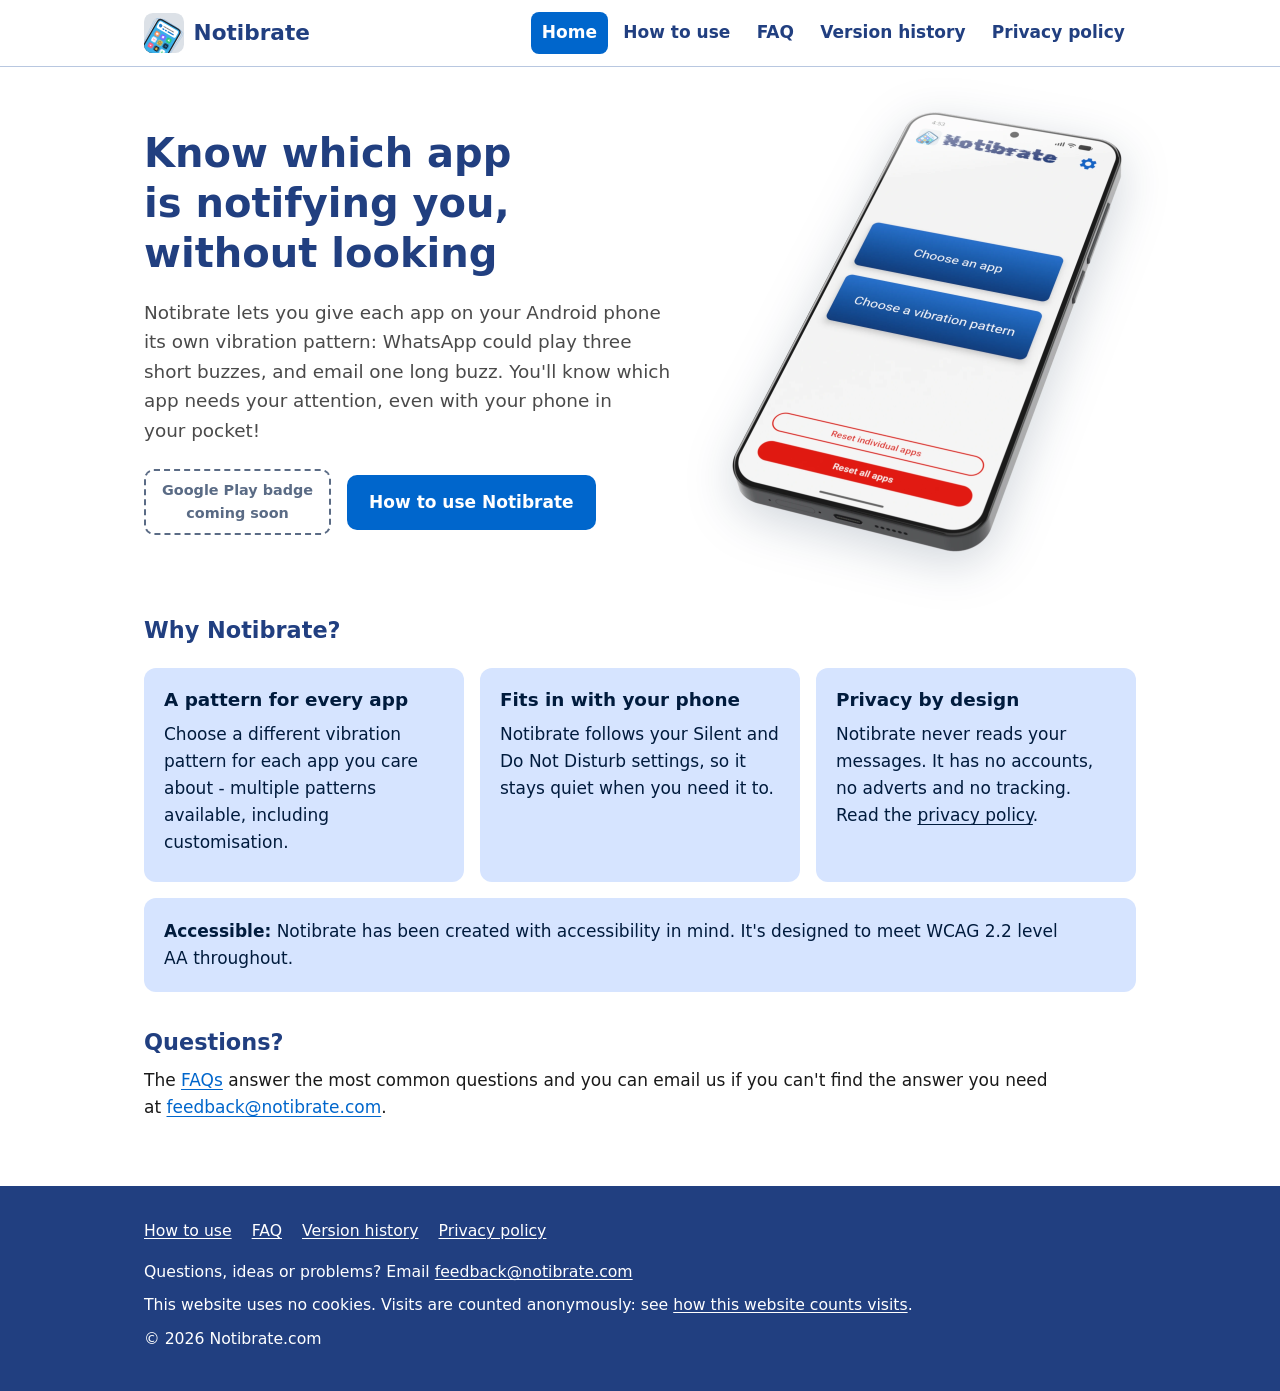
<file: index.html>
<!doctype html>
<html lang="en-GB">
<head>
  <meta charset="utf-8">
  <meta name="viewport" content="width=device-width, initial-scale=1">
  <!-- Lets text follow the text size chosen in the phone's settings -->
  <meta name="text-scale" content="scale">
  <!-- The site follows the visitor's light or dark setting -->
  <meta name="color-scheme" content="light dark">
  <title>Notibrate – feel your app notifications</title>
  <meta name="description" content="Notibrate allows each app on your Android phone to have its own vibration pattern, so you can tell which app is notifying you without looking.">
  <link rel="icon" href="/images/logo.svg" type="image/svg+xml">
  <link rel="stylesheet" href="/styles.css">
  <!-- VISIT COUNTER (GoatCounter): counts visits anonymously, with no cookies.
       "notibrate" is the code chosen when signing up at goatcounter.com.
       To turn the counter off, delete this <script> line on every page. -->
  <script data-goatcounter="https://notibrate.goatcounter.com/count" async src="https://gc.zgo.at/count.js"></script>
</head>
<body>
  <a class="skip-link" href="#main">Skip to main content</a>

  <!-- ===== HEADER (the same on every page) ===== -->
  <header class="site-header">
    <div class="wrap">
      <a class="brand" href="/">
        <!-- LOGO: the picture file is /images/logo.svg -->
        <img class="logo" src="/images/logo.svg" alt="" width="40" height="40">
        Notibrate
      </a>
      <nav class="site-nav" aria-label="Main">
        <ul>
          <li><a href="/" aria-current="page">Home</a></li>
          <li><a href="/how-to/">How to use</a></li>
          <li><a href="/faq/">FAQ</a></li>
          <li><a href="/versions/">Version history</a></li>
          <li><a href="/privacy/">Privacy policy</a></li>
        </ul>
      </nav>
    </div>
  </header>

  <!-- ===== PAGE CONTENT – edit the text below ===== -->
  <main>
    <div class="wrap">

      <section class="hero">
        <div>
          <h1 id="main" tabindex="-1">Know which app is notifying you, without looking</h1>
          <p class="intro">Notibrate lets you give each app on your Android phone its own vibration pattern: WhatsApp could play three short buzzes, and email one long buzz. You'll know which app needs your attention, even with your phone in your pocket!</p>

          <div class="actions">
            <!-- GOOGLE PLAY BADGE PLACEHOLDER: when Notibrate is on Google Play, replace the
                 <span> below with:
                 <a href="https://play.google.com/store/apps/details?id=YOUR.APP.ID">
                   <img class="play-badge" src="/images/google-play-badge.png" alt="Get it on Google Play">
                 </a> -->
            <span class="badge-placeholder">Google Play badge<br>coming soon</span>
            <a class="button" href="/how-to/">How to use Notibrate</a>
          </div>
        </div>

        <div class="hero-image">
          <!-- PHONE PICTURE: a light-mode and a dark-mode version, each saved in several sizes
               (416 to 1248 pixels wide) to match common screen scalings, so the browser hardly
               has to resize them and the edges stay smooth:
                 light mode: hero-phone-416.webp ... hero-phone-1248.webp
                 dark mode:  hero-phone-dark-416.webp ... hero-phone-dark-1248.webp
               hero-phone.webp and hero-phone-dark.webp are the full-size masters they were made
               from. If the pictures ever change, ask Claude to make the sizes again. -->
          <picture>
            <source media="(prefers-color-scheme: dark)"
                    srcset="/images/hero-phone-dark-416.webp 416w, /images/hero-phone-dark-520.webp 520w,
                            /images/hero-phone-dark-624.webp 624w, /images/hero-phone-dark-728.webp 728w,
                            /images/hero-phone-dark-832.webp 832w, /images/hero-phone-dark-1040.webp 1040w,
                            /images/hero-phone-dark-1248.webp 1248w"
                    sizes="(min-width: 48rem) 26rem, min(26rem, 100vw - 2rem)"
                    width="1663" height="1862">
            <img src="/images/hero-phone-416.webp"
                 srcset="/images/hero-phone-416.webp 416w, /images/hero-phone-520.webp 520w,
                         /images/hero-phone-624.webp 624w, /images/hero-phone-728.webp 728w,
                         /images/hero-phone-832.webp 832w, /images/hero-phone-1040.webp 1040w,
                         /images/hero-phone-1248.webp 1248w"
                 sizes="(min-width: 48rem) 26rem, min(26rem, 100vw - 2rem)"
                 alt="A phone showing Notibrate's home screen, with buttons to choose an app and choose a vibration pattern"
                 width="1663" height="1862" fetchpriority="high">
          </picture>
        </div>
      </section>

      <h2>Why Notibrate?</h2>
      <ul class="cards" role="list">
        <li class="card">
          <h3>A pattern for every app</h3>
          <p>Choose a different vibration pattern for each app you care about - multiple patterns available, including customisation.</p>
        </li>
        <li class="card">
          <h3>Fits in with your phone</h3>
          <p>Notibrate follows your Silent and Do Not Disturb settings, so it stays quiet when you need it to.</p>
        </li>
        <li class="card">
          <h3>Privacy by design</h3>
          <p>Notibrate never reads your messages. It has no accounts, no adverts and no tracking. <br>
            Read the <a href="/privacy/">privacy policy</a>.</p>
        </li>
        <!-- This box stretches across the full width, under the three boxes above.
             Its title sits on the same line as the text. -->
        <li class="card card-wide">
          <h3>Accessible:</h3>
          <p>Notibrate has been created with accessibility in mind. It's designed to meet WCAG 2.2 level AA throughout.</p>
        </li>
      </ul>

      <h2>Questions?</h2>
      <p>The <a href="/faq/">FAQs</a> answer the most common questions and you can email us if you can't find the answer you need at
        <a href="mailto:feedback@notibrate.com">feedback@notibrate.com</a>.</p>

    </div>
  </main>

  <!-- ===== FOOTER (the same on every page) ===== -->
  <footer class="site-footer">
    <div class="wrap">
      <nav aria-label="Footer">
        <ul class="footer-links">
          <li><a href="/how-to/">How to use</a></li>
          <li><a href="/faq/">FAQ</a></li>
          <li><a href="/versions/">Version history</a></li>
          <li><a href="/privacy/">Privacy policy</a></li>
        </ul>
      </nav>
      <p>Questions, ideas or problems? Email <a href="mailto:feedback@notibrate.com">feedback@notibrate.com</a></p>
      <p>This website uses no cookies. Visits are counted anonymously: see <a href="/privacy/#this-website">how this website counts visits</a>.</p>
      <p>© 2026 Notibrate.com</p>
    </div>
  </footer>
</body>
</html>
</file>
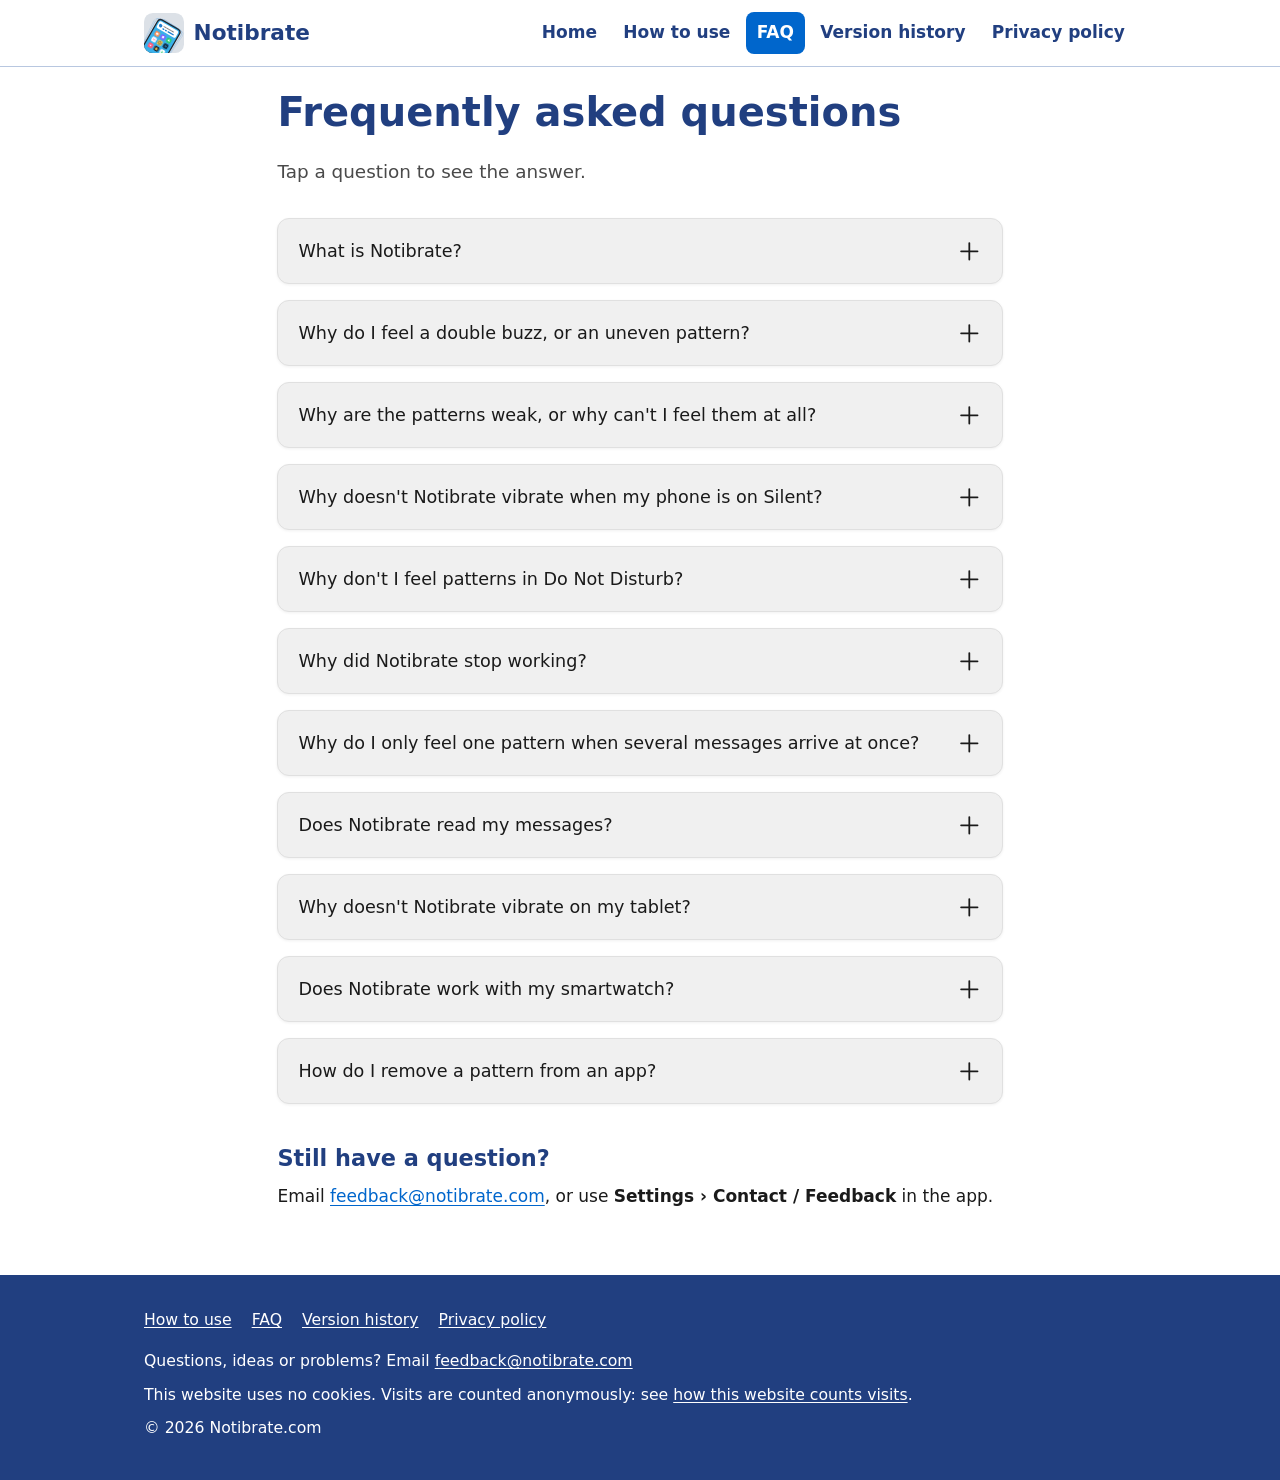
<file: faq/index.html>
<!doctype html>
<html lang="en-GB">
<head>
  <meta charset="utf-8">
  <meta name="viewport" content="width=device-width, initial-scale=1">
  <!-- Lets text follow the text size chosen in the phone's settings -->
  <meta name="text-scale" content="scale">
  <!-- The site follows the visitor's light or dark setting -->
  <meta name="color-scheme" content="light dark">
  <title>FAQ – Notibrate</title>
  <meta name="description" content="Answers to common questions about Notibrate, the Android app that gives each app its own vibration pattern.">
  <link rel="icon" href="/images/logo.svg" type="image/svg+xml">
  <link rel="stylesheet" href="/styles.css">
  <!-- VISIT COUNTER (GoatCounter): counts visits anonymously, with no cookies.
       "notibrate" is the code chosen when signing up at goatcounter.com.
       To turn the counter off, delete this <script> line on every page. -->
  <script data-goatcounter="https://notibrate.goatcounter.com/count" async src="https://gc.zgo.at/count.js"></script>
</head>
<body>
  <a class="skip-link" href="#main">Skip to main content</a>

  <!-- ===== HEADER (the same on every page) ===== -->
  <header class="site-header">
    <div class="wrap">
      <a class="brand" href="/">
        <!-- LOGO: the picture file is /images/logo.svg -->
        <img class="logo" src="/images/logo.svg" alt="" width="40" height="40">
        Notibrate
      </a>
      <nav class="site-nav" aria-label="Main">
        <ul>
          <li><a href="/">Home</a></li>
          <li><a href="/how-to/">How to use</a></li>
          <li><a href="/faq/" aria-current="page">FAQ</a></li>
          <li><a href="/versions/">Version history</a></li>
          <li><a href="/privacy/">Privacy policy</a></li>
        </ul>
      </nav>
    </div>
  </header>

  <!-- ===== PAGE CONTENT – edit the text below =====
       This page's address must stay notibrate.com/faq (the app links to it).

       Each question is one <details> ... </details> block:
         - the question goes between <span> and </span>
         - the answer goes in the <p> ... </p> paragraphs after </summary>
       To add a question: copy a whole block (from <details to </details>), paste it where
       you want it, change the id="..." (short, no spaces) and the text.
       Leave the <svg ...> line alone: it draws the + / - sign. -->
  <main>
    <div class="wrap readable faq">
      <h1 id="main" tabindex="-1">Frequently asked questions</h1>
      <p class="intro">Tap a question to see the answer.</p>

      <div class="faq-list">
        <details class="faq-item" id="what-is-notibrate">
          <summary><span>What is Notibrate?</span>
            <svg class="faq-icon" width="24" height="24" viewBox="0 0 24 24" aria-hidden="true"><line x1="4" y1="12" x2="20" y2="12"/><line class="faq-icon-v" x1="12" y1="4" x2="12" y2="20"/></svg></summary>
          <p>Notibrate gives each app on your phone its own vibration pattern, so you can tell which app
            is notifying you without looking. For example, WhatsApp could be three short buzzes and email
            one long buzz.</p>
        </details>

        <details class="faq-item" id="double-buzz">
          <summary><span>Why do I feel a double buzz, or an uneven pattern?</span>
            <svg class="faq-icon" width="24" height="24" viewBox="0 0 24 24" aria-hidden="true"><line x1="4" y1="12" x2="20" y2="12"/><line class="faq-icon-v" x1="12" y1="4" x2="12" y2="20"/></svg></summary>
          <p>The app you chose still has its own vibration switched on, so you feel the app's buzz and
            Notibrate's pattern at the same time. Open the app's notification settings and switch its
            vibration off. Notibrate shows you how when you set up a pattern, and you can open the settings
            again from Notibrate at any time.</p>
          <p>If your phone is in <strong>Vibrate</strong> mode, Android also turns an app's notification
            <em>sound</em> into an extra buzz, even when that app's vibration is off. To stop this, set the
            app's notification sound to Silent as well. Notibrate reminds you about this when your phone
            switches to Vibrate mode.</p>
        </details>

        <details class="faq-item" id="weak-patterns">
          <summary><span>Why are the patterns weak, or why can't I feel them at all?</span>
            <svg class="faq-icon" width="24" height="24" viewBox="0 0 24 24" aria-hidden="true"><line x1="4" y1="12" x2="20" y2="12"/><line class="faq-icon-v" x1="12" y1="4" x2="12" y2="20"/></svg></summary>
          <p>Notibrate plays its patterns as notification vibrations, so they follow your phone's own
            notification vibration strength. If that strength is turned down, the patterns feel weaker;
            if it's turned off, you won't feel them at all.</p>
          <p>To change it on Samsung phones, go to <strong>Settings › Sounds and vibration › Vibration
            intensity › Notification</strong>. On other phones it's usually in the <strong>Sound</strong>
            or <strong>Vibration</strong> settings.</p>
        </details>

        <details class="faq-item" id="silent">
          <summary><span>Why doesn't Notibrate vibrate when my phone is on Silent?</span>
            <svg class="faq-icon" width="24" height="24" viewBox="0 0 24 24" aria-hidden="true"><line x1="4" y1="12" x2="20" y2="12"/><line class="faq-icon-v" x1="12" y1="4" x2="12" y2="20"/></svg></summary>
          <p>Silent means no sounds and no vibrations, so Notibrate stays quiet too. If you'd like to feel
            notifications from certain people or apps while everything else is quiet, use your phone's
            <strong>Do Not Disturb</strong> mode instead and add them as exceptions: Notibrate vibrates for
            anything Do Not Disturb lets through.</p>
        </details>

        <details class="faq-item" id="do-not-disturb">
          <summary><span>Why don't I feel patterns in Do Not Disturb?</span>
            <svg class="faq-icon" width="24" height="24" viewBox="0 0 24 24" aria-hidden="true"><line x1="4" y1="12" x2="20" y2="12"/><line class="faq-icon-v" x1="12" y1="4" x2="12" y2="20"/></svg></summary>
          <p>Notibrate follows your Do Not Disturb settings: it only vibrates for notifications that Do Not
            Disturb lets through (for example your favourite contacts or the apps you've allowed).</p>
          <p>Some phones go further and block <strong>every</strong> vibration while Do Not Disturb is on,
            even for the apps you've allowed. Notibrate can't override this. If you don't feel any patterns
            in Do Not Disturb even for allowed apps, your phone is one of these.</p>
        </details>

        <details class="faq-item" id="stopped-working">
          <summary><span>Why did Notibrate stop working?</span>
            <svg class="faq-icon" width="24" height="24" viewBox="0 0 24 24" aria-hidden="true"><line x1="4" y1="12" x2="20" y2="12"/><line class="faq-icon-v" x1="12" y1="4" x2="12" y2="20"/></svg></summary>
          <p>Usually it's battery saving. To save power, some phones put apps to sleep when they haven't
            been opened for a while, and a sleeping Notibrate can't notice notifications. To fix it:</p>
          <ol>
            <li>In Notibrate, go to <strong>Settings › Keep Notibrate running</strong>. This opens
              Notibrate's app info page.</li>
            <li>Tap <strong>Battery</strong> and choose <strong>Unrestricted</strong> (the names vary
              between phones).</li>
            <li>On Samsung phones, also check that Notibrate isn't listed under <strong>Settings › Battery ›
              Background usage limits › Sleeping apps</strong>.</li>
          </ol>
          <p>If Notibrate's home screen shows "Notibrate isn't receiving notifications", switch Notibrate's
            notification access off and on again using the button on that message.</p>
        </details>

        <details class="faq-item" id="one-pattern">
          <summary><span>Why do I only feel one pattern when several messages arrive at once?</span>
            <svg class="faq-icon" width="24" height="24" viewBox="0 0 24 24" aria-hidden="true"><line x1="4" y1="12" x2="20" y2="12"/><line class="faq-icon-v" x1="12" y1="4" x2="12" y2="20"/></svg></summary>
          <p>When several notifications arrive from the same app together, Notibrate plays that app's
            pattern once, so the patterns don't run into each other. If notifications from different apps
            arrive together, Notibrate plays them one after the other, with a short pause in between. With
            <strong>Cooldown</strong> on (Settings), Notibrate also vibrates at most once every 3 seconds for
            each app.</p>
        </details>

        <details class="faq-item" id="read-messages">
          <summary><span>Does Notibrate read my messages?</span>
            <svg class="faq-icon" width="24" height="24" viewBox="0 0 24 24" aria-hidden="true"><line x1="4" y1="12" x2="20" y2="12"/><line class="faq-icon-v" x1="12" y1="4" x2="12" y2="20"/></svg></summary>
          <p>No. Notibrate only sees which app sent a notification and a few technical details Android
            attaches to it, which it uses to decide whether to vibrate. It never reads, stores or shares
            what a notification says. Android shows a standard warning when you give any app notification access;
            that warning is the same for every app and can be safely ignored for Notibrate.</p>
        </details>

        <details class="faq-item" id="tablet">
          <summary><span>Why doesn't Notibrate vibrate on my tablet?</span>
            <svg class="faq-icon" width="24" height="24" viewBox="0 0 24 24" aria-hidden="true"><line x1="4" y1="12" x2="20" y2="12"/><line class="faq-icon-v" x1="12" y1="4" x2="12" y2="20"/></svg></summary>
          <p>Notibrate needs a vibration motor, and many tablets don't have one. Notibrate tells you when it
            starts if your device can't vibrate.</p>
        </details>

        <details class="faq-item" id="smartwatch">
          <summary><span>Does Notibrate work with my smartwatch?</span>
            <svg class="faq-icon" width="24" height="24" viewBox="0 0 24 24" aria-hidden="true"><line x1="4" y1="12" x2="20" y2="12"/><line class="faq-icon-v" x1="12" y1="4" x2="12" y2="20"/></svg></summary>
          <p>Notibrate plays its patterns on your phone, not on your watch. A watch can't play Notibrate's
            patterns.</p>
          <p>When your phone is paired with a watch (for example a Galaxy Watch), some phones send
            notifications to the watch and stop vibrating themselves. Notibrate still vibrates your phone
            for the apps you've given a pattern, so to feel them, keep your phone somewhere you can feel it,
            such as in your pocket.</p>
        </details>

        <details class="faq-item" id="remove-pattern">
          <summary><span>How do I remove a pattern from an app?</span>
            <svg class="faq-icon" width="24" height="24" viewBox="0 0 24 24" aria-hidden="true"><line x1="4" y1="12" x2="20" y2="12"/><line class="faq-icon-v" x1="12" y1="4" x2="12" y2="20"/></svg></summary>
          <p>On Notibrate's home screen, tap <strong>Reset individual apps</strong>, tick the app and tap the
            tick. Notibrate then reminds you how to switch the app's own vibration (and sound) back on if
            you'd like it back.</p>
        </details>
      </div>

      <h2 id="contact">Still have a question?</h2>
      <p>Email <a href="mailto:feedback@notibrate.com">feedback@notibrate.com</a>, or use
        <strong>Settings › Contact / Feedback</strong> in the app.</p>
    </div>
  </main>

  <!-- Opens the right question when someone follows a link to it, for example notibrate.com/faq#tablet -->
  <script>
    function openLinkedQuestion() {
      var item = location.hash && document.getElementById(decodeURIComponent(location.hash.slice(1)));
      if (item && item.tagName === "DETAILS") { item.open = true; item.scrollIntoView(); }
    }
    window.addEventListener("hashchange", openLinkedQuestion);
    openLinkedQuestion();
  </script>

  <!-- ===== FOOTER (the same on every page) ===== -->
  <footer class="site-footer">
    <div class="wrap">
      <nav aria-label="Footer">
        <ul class="footer-links">
          <li><a href="/how-to/">How to use</a></li>
          <li><a href="/faq/">FAQ</a></li>
          <li><a href="/versions/">Version history</a></li>
          <li><a href="/privacy/">Privacy policy</a></li>
        </ul>
      </nav>
      <p>Questions, ideas or problems? Email <a href="mailto:feedback@notibrate.com">feedback@notibrate.com</a></p>
      <p>This website uses no cookies. Visits are counted anonymously: see <a href="/privacy/#this-website">how this website counts visits</a>.</p>
      <p>© 2026 Notibrate.com</p>
    </div>
  </footer>
</body>
</html>
</file>
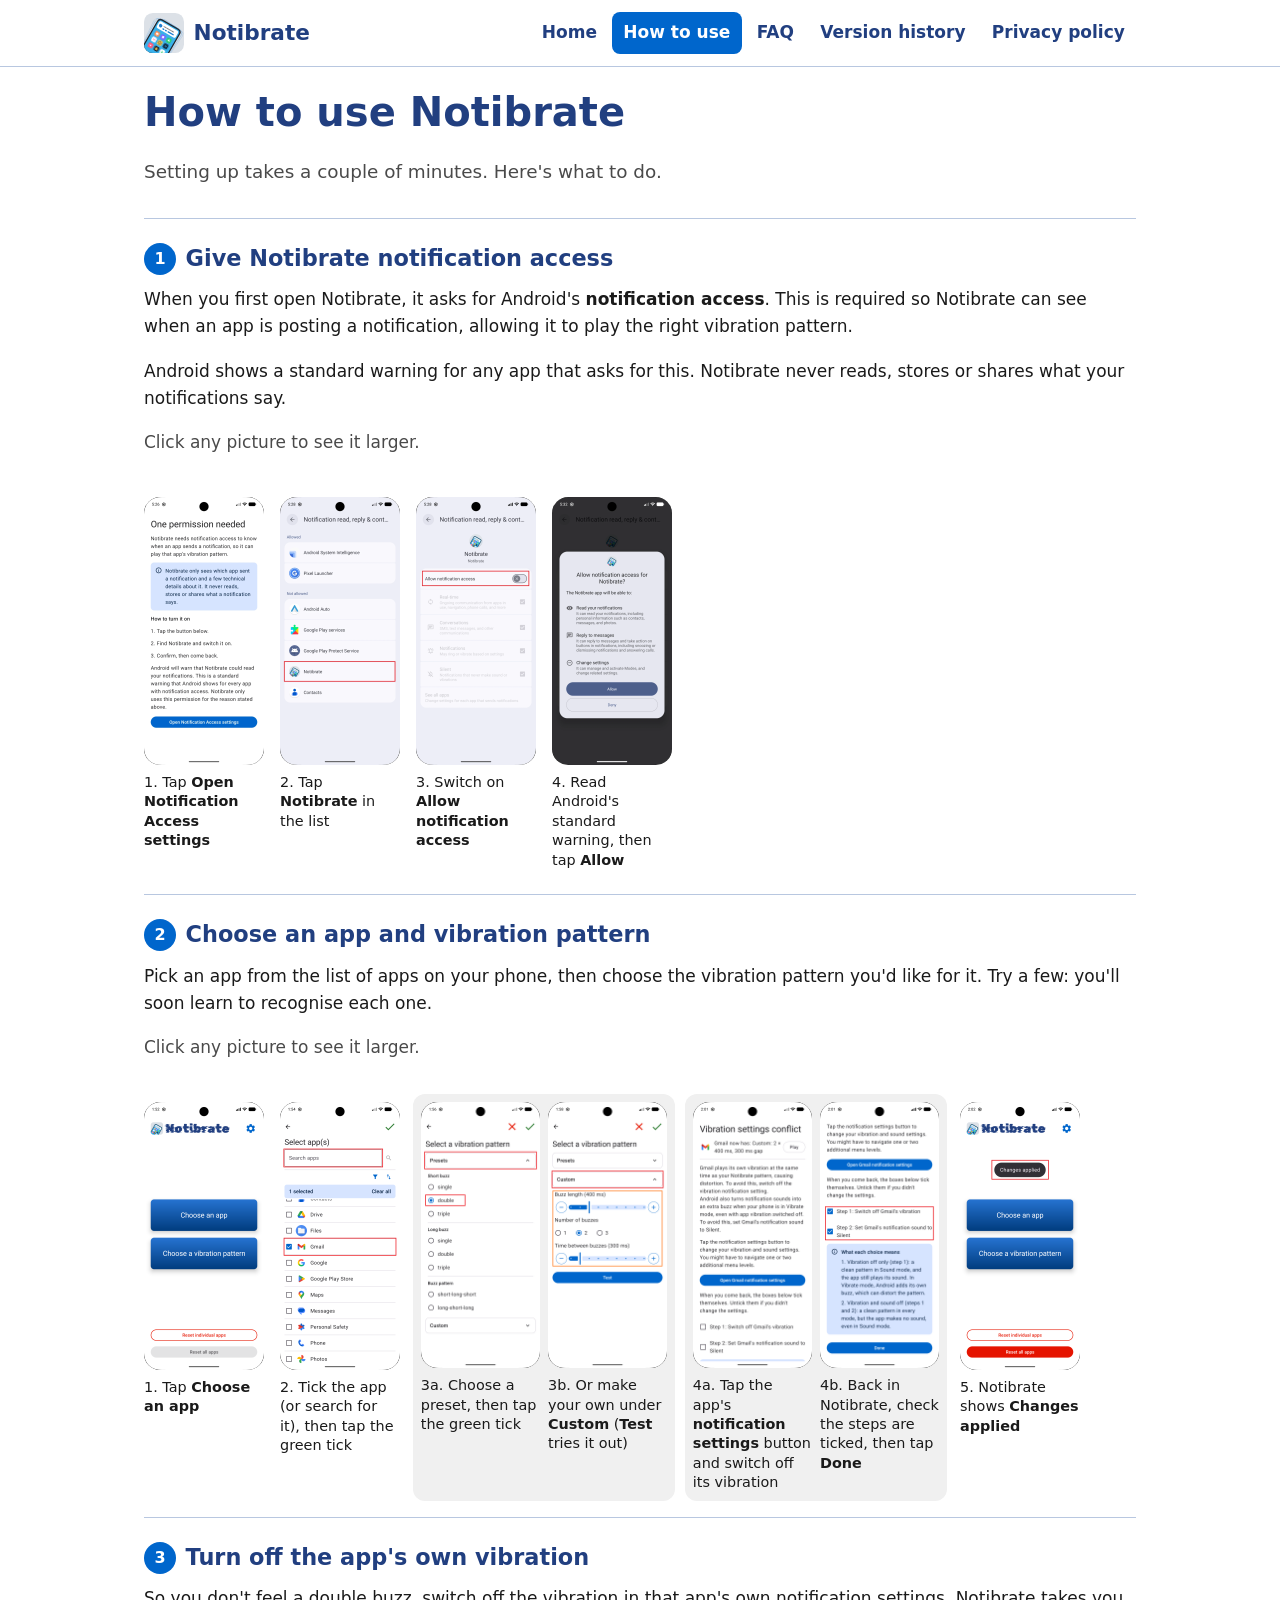
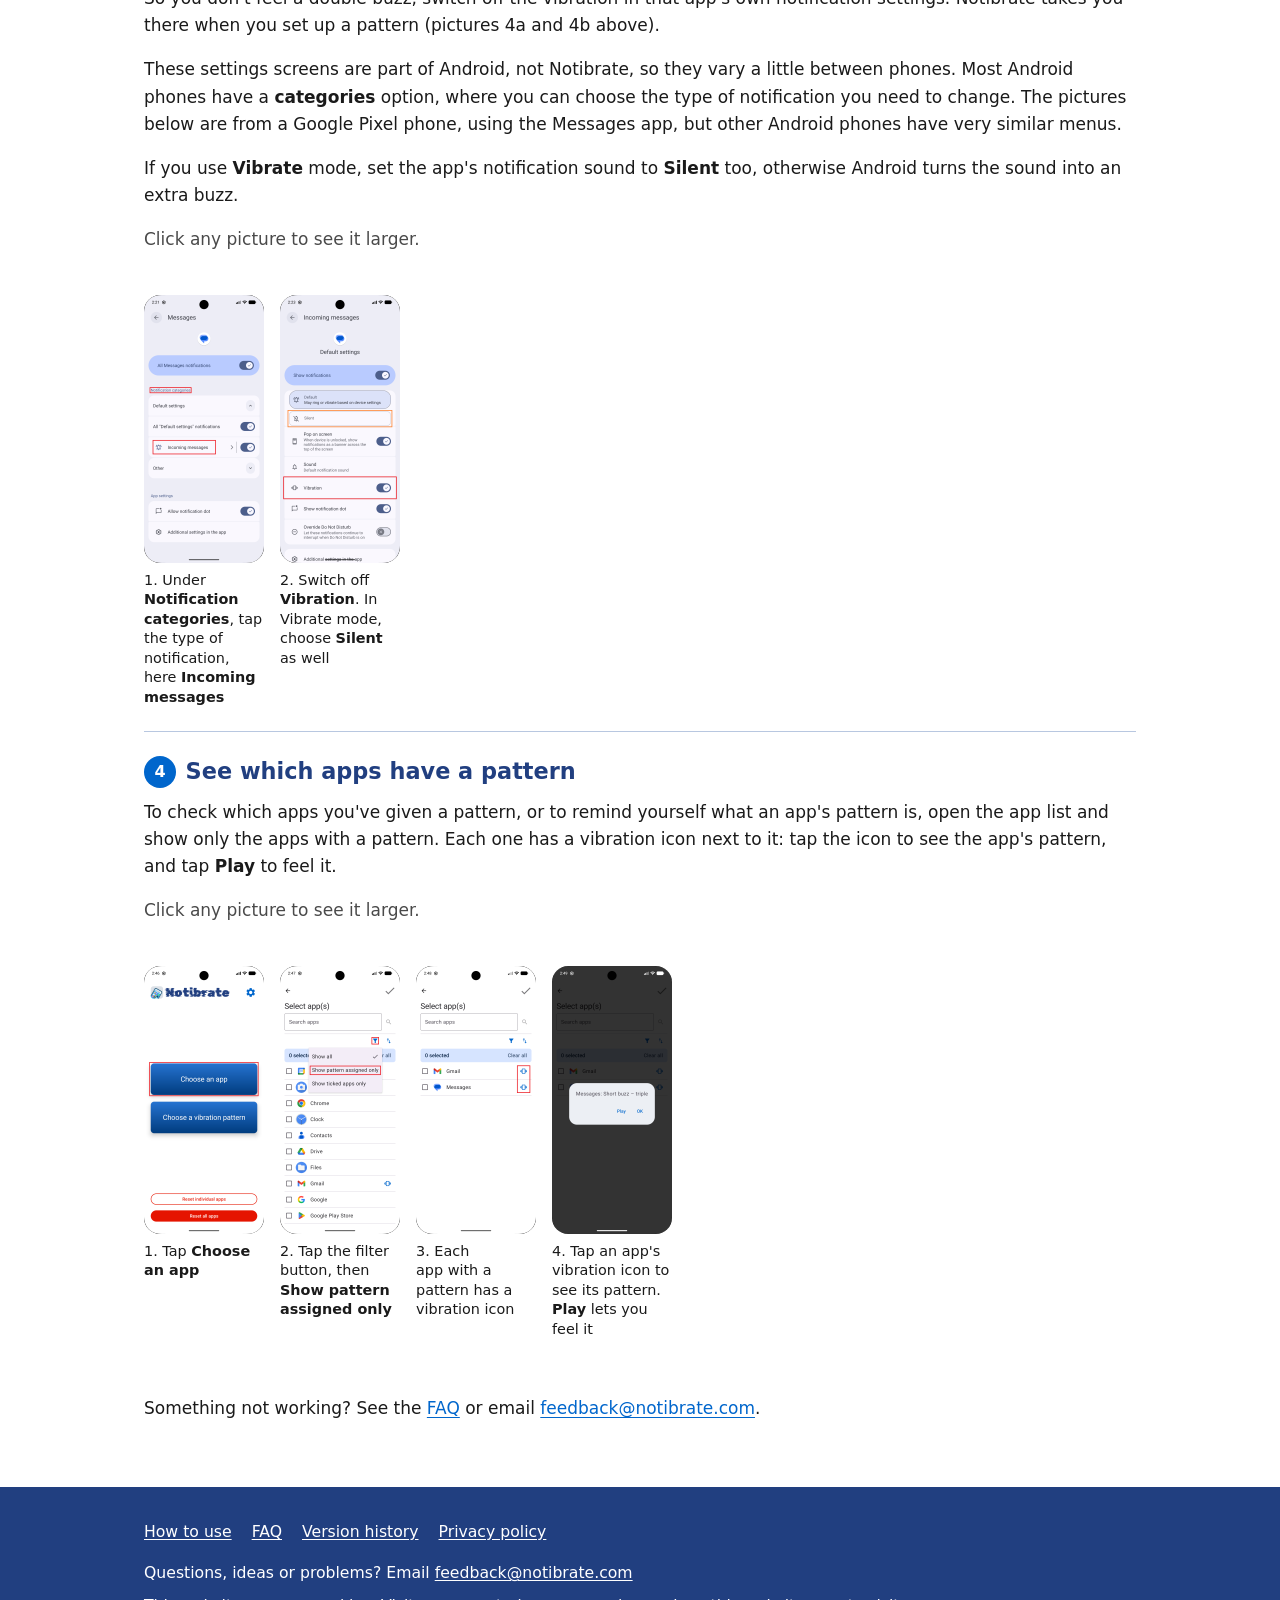
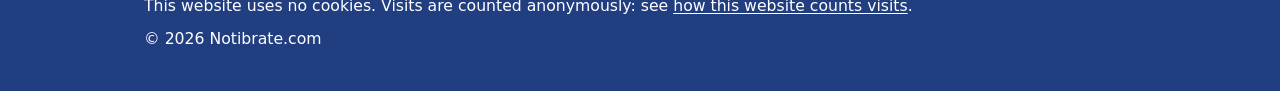
<file: how-to/index.html>
<!doctype html>
<html lang="en-GB">
<head>
  <meta charset="utf-8">
  <meta name="viewport" content="width=device-width, initial-scale=1">
  <!-- Lets text follow the text size chosen in the phone's settings -->
  <meta name="text-scale" content="scale">
  <!-- The site follows the visitor's light or dark setting -->
  <meta name="color-scheme" content="light dark">
  <title>How to use Notibrate</title>
  <meta name="description" content="A step-by-step guide to setting up Notibrate's vibration patterns on your Android phone.">
  <link rel="icon" href="/images/logo.svg" type="image/svg+xml">
  <link rel="stylesheet" href="/styles.css">
  <!-- VISIT COUNTER (GoatCounter): counts visits anonymously, with no cookies.
       "notibrate" is the code chosen when signing up at goatcounter.com.
       To turn the counter off, delete this <script> line on every page. -->
  <script data-goatcounter="https://notibrate.goatcounter.com/count" async src="https://gc.zgo.at/count.js"></script>
</head>
<body>
  <a class="skip-link" href="#main">Skip to main content</a>

  <!-- ===== HEADER (the same on every page) ===== -->
  <header class="site-header">
    <div class="wrap">
      <a class="brand" href="/">
        <!-- LOGO: the picture file is /images/logo.svg -->
        <img class="logo" src="/images/logo.svg" alt="" width="40" height="40">
        Notibrate
      </a>
      <nav class="site-nav" aria-label="Main">
        <ul>
          <li><a href="/">Home</a></li>
          <li><a href="/how-to/" aria-current="page">How to use</a></li>
          <li><a href="/faq/">FAQ</a></li>
          <li><a href="/versions/">Version history</a></li>
          <li><a href="/privacy/">Privacy policy</a></li>
        </ul>
      </nav>
    </div>
  </header>

  <!-- ===== PAGE CONTENT – edit the text below =====
       Each step is one <li> below, with its text first and then its pictures.
       PICTURES: each comes in several sizes in images/how-to/, so to add or change one,
       ask Claude to make the sizes. -->
  <main>
    <div class="wrap">
      <h1 id="main" tabindex="-1">How to use Notibrate</h1>
      <p class="intro">Setting up takes a couple of minutes. Here's what to do.</p>

      <ol class="steps" role="list">
        <!-- STEP 1 (text on top, then a row of pictures that walk through the step)
             Each picture is one <li> in the "shots" list:
               - figcaption = the short label everyone sees
               - alt="..."  = the description read out by screen readers
             The pictures are in images/how-to/ in several sizes, so they stay sharp.
             If a picture changes, ask Claude to make the sizes again. -->
        <li class="step-wide">
          <div>
            <h2>Give Notibrate notification access</h2>
            <p>When you first open Notibrate, it asks for Android's <strong>notification access</strong>.
              This is required so Notibrate can see when an app is posting a notification, allowing it to play the right vibration pattern.</p>
            <p>Android shows a standard warning for any app that asks for this. Notibrate never reads,
              stores or shares what your notifications say.</p>
            <!-- Shows "Tap" on phones and tablets, "Click" on computers with a mouse or trackpad -->
            <p class="shots-hint"><span class="say-tap">Tap</span><span class="say-click">Click</span> any picture to see it larger.</p>
          </div>
          <ol class="shots" role="list">
            <li>
              <figure>
                <a class="zoom" href="/images/how-to/access-1.webp">
                  <img src="/images/how-to/access-1-240.webp"
                       srcset="/images/how-to/access-1-120.webp 120w, /images/how-to/access-1-150.webp 150w, /images/how-to/access-1-180.webp 180w, /images/how-to/access-1-210.webp 210w, /images/how-to/access-1-240.webp 240w, /images/how-to/access-1-300.webp 300w, /images/how-to/access-1-360.webp 360w, /images/how-to/access-1-420.webp 420w, /images/how-to/access-1-480.webp 480w, /images/how-to/access-1-600.webp 600w, /images/how-to/access-1-720.webp 720w, /images/how-to/access-1.webp 896w"
                       sizes="min(7.5rem, 100vw - 2rem)"
                       alt="Notibrate's One permission needed screen. It explains that Notibrate needs notification access to play each app's pattern, lists three steps to turn it on, and has an Open Notification Access settings button at the bottom."
                       width="896" height="2000" loading="lazy">
                </a>
                <figcaption>1. Tap <strong>Open Notification Access settings</strong></figcaption>
              </figure>
            </li>
            <li>
              <figure>
                <a class="zoom" href="/images/how-to/access-2.webp">
                  <img src="/images/how-to/access-2-240.webp"
                       srcset="/images/how-to/access-2-120.webp 120w, /images/how-to/access-2-150.webp 150w, /images/how-to/access-2-180.webp 180w, /images/how-to/access-2-210.webp 210w, /images/how-to/access-2-240.webp 240w, /images/how-to/access-2-300.webp 300w, /images/how-to/access-2-360.webp 360w, /images/how-to/access-2-420.webp 420w, /images/how-to/access-2-480.webp 480w, /images/how-to/access-2-600.webp 600w, /images/how-to/access-2-720.webp 720w, /images/how-to/access-2.webp 896w"
                       sizes="min(7.5rem, 100vw - 2rem)"
                       alt="Android's notification access settings, listing apps under Allowed and Not allowed. Notibrate is highlighted in the Not allowed list."
                       width="896" height="2000" loading="lazy">
                </a>
                <figcaption>2. Tap <strong>Notibrate</strong> in the list</figcaption>
              </figure>
            </li>
            <li>
              <figure>
                <a class="zoom" href="/images/how-to/access-3.webp">
                  <img src="/images/how-to/access-3-240.webp"
                       srcset="/images/how-to/access-3-120.webp 120w, /images/how-to/access-3-150.webp 150w, /images/how-to/access-3-180.webp 180w, /images/how-to/access-3-210.webp 210w, /images/how-to/access-3-240.webp 240w, /images/how-to/access-3-300.webp 300w, /images/how-to/access-3-360.webp 360w, /images/how-to/access-3-420.webp 420w, /images/how-to/access-3-480.webp 480w, /images/how-to/access-3-600.webp 600w, /images/how-to/access-3-720.webp 720w, /images/how-to/access-3.webp 896w"
                       sizes="min(7.5rem, 100vw - 2rem)"
                       alt="Notibrate's page in Android's notification access settings. The Allow notification access switch is highlighted and is turned off."
                       width="896" height="2000" loading="lazy">
                </a>
                <figcaption>3. Switch on <strong>Allow notification access</strong></figcaption>
              </figure>
            </li>
            <li>
              <figure>
                <a class="zoom" href="/images/how-to/access-4.webp">
                  <img src="/images/how-to/access-4-240.webp"
                       srcset="/images/how-to/access-4-120.webp 120w, /images/how-to/access-4-150.webp 150w, /images/how-to/access-4-180.webp 180w, /images/how-to/access-4-210.webp 210w, /images/how-to/access-4-240.webp 240w, /images/how-to/access-4-300.webp 300w, /images/how-to/access-4-360.webp 360w, /images/how-to/access-4-420.webp 420w, /images/how-to/access-4-480.webp 480w, /images/how-to/access-4-600.webp 600w, /images/how-to/access-4-720.webp 720w, /images/how-to/access-4.webp 896w"
                       sizes="min(7.5rem, 100vw - 2rem)"
                       alt="Android's standard pop-up asking Allow notification access for Notibrate?, listing what any app with this access could do, with Allow and Deny buttons."
                       width="896" height="2000" loading="lazy">
                </a>
                <figcaption>4. Read Android's standard warning, then tap <strong>Allow</strong></figcaption>
              </figure>
            </li>
          </ol>
        </li>

        <!-- STEP 2 (text on top, then a row of pictures; pictures 3a+3b and 4a+4b are grouped as pairs)
             Each picture: figcaption = the short label everyone sees, alt="..." = the description
             read out by screen readers. If a picture changes, ask Claude to make the sizes again. -->
        <li class="step-wide">
          <div>
            <h2>Choose an app and vibration pattern</h2>
            <p>Pick an app from the list of apps on your phone, then choose the vibration pattern you'd
              like for it. Try a few: you'll soon learn to recognise each one.</p>
            <!-- Shows "Tap" on phones and tablets, "Click" on computers with a mouse or trackpad -->
            <p class="shots-hint"><span class="say-tap">Tap</span><span class="say-click">Click</span> any picture to see it larger.</p>
          </div>
          <ol class="shots" role="list">
            <li>
              <figure>
                <a class="zoom" href="/images/how-to/pattern-1.webp">
                  <img src="/images/how-to/pattern-1-240.webp"
                       srcset="/images/how-to/pattern-1-120.webp 120w, /images/how-to/pattern-1-150.webp 150w, /images/how-to/pattern-1-180.webp 180w, /images/how-to/pattern-1-210.webp 210w, /images/how-to/pattern-1-240.webp 240w, /images/how-to/pattern-1-300.webp 300w, /images/how-to/pattern-1-360.webp 360w, /images/how-to/pattern-1-420.webp 420w, /images/how-to/pattern-1-480.webp 480w, /images/how-to/pattern-1-600.webp 600w, /images/how-to/pattern-1-720.webp 720w, /images/how-to/pattern-1-960.webp 960w, /images/how-to/pattern-1.webp 1280w"
                       sizes="min(7.5rem, 100vw - 2rem)"
                       alt="Notibrate's home screen, with Choose an app and Choose a vibration pattern buttons, and Reset individual apps and Reset all apps buttons at the bottom."
                       width="1280" height="2856" loading="lazy">
                </a>
                <figcaption>1. Tap <strong>Choose an app</strong></figcaption>
              </figure>
            </li>
            <li>
              <figure>
                <a class="zoom" href="/images/how-to/pattern-2.webp">
                  <img src="/images/how-to/pattern-2-240.webp"
                       srcset="/images/how-to/pattern-2-120.webp 120w, /images/how-to/pattern-2-150.webp 150w, /images/how-to/pattern-2-180.webp 180w, /images/how-to/pattern-2-210.webp 210w, /images/how-to/pattern-2-240.webp 240w, /images/how-to/pattern-2-300.webp 300w, /images/how-to/pattern-2-360.webp 360w, /images/how-to/pattern-2-420.webp 420w, /images/how-to/pattern-2-480.webp 480w, /images/how-to/pattern-2-600.webp 600w, /images/how-to/pattern-2-720.webp 720w, /images/how-to/pattern-2-960.webp 960w, /images/how-to/pattern-2.webp 1280w"
                       sizes="min(7.5rem, 100vw - 2rem)"
                       alt="The Select app(s) screen. The Search apps box is highlighted, Gmail is ticked and highlighted in the list of apps, a bar says 1 selected, and there is a green tick at the top right."
                       width="1280" height="2856" loading="lazy">
                </a>
                <figcaption>2. Tick the app (or search for it), then tap the green tick</figcaption>
              </figure>
            </li>
            <li class="shot-pair">
              <figure>
                <a class="zoom" href="/images/how-to/pattern-3a.webp">
                  <img src="/images/how-to/pattern-3a-240.webp"
                       srcset="/images/how-to/pattern-3a-120.webp 120w, /images/how-to/pattern-3a-150.webp 150w, /images/how-to/pattern-3a-180.webp 180w, /images/how-to/pattern-3a-210.webp 210w, /images/how-to/pattern-3a-240.webp 240w, /images/how-to/pattern-3a-300.webp 300w, /images/how-to/pattern-3a-360.webp 360w, /images/how-to/pattern-3a-420.webp 420w, /images/how-to/pattern-3a-480.webp 480w, /images/how-to/pattern-3a-600.webp 600w, /images/how-to/pattern-3a-720.webp 720w, /images/how-to/pattern-3a-960.webp 960w, /images/how-to/pattern-3a.webp 1280w"
                       sizes="min(7.5rem, 100vw - 2rem)"
                       alt="The Select a vibration pattern screen with the Presets section open and highlighted. Short buzz double is selected. Other presets are short and long buzz single, double and triple, short-long-short and long-short-long."
                       width="1280" height="2856" loading="lazy">
                </a>
                <figcaption>3a. Choose a preset, then tap the green tick</figcaption>
              </figure>
              <figure>
                <a class="zoom" href="/images/how-to/pattern-3b.webp">
                  <img src="/images/how-to/pattern-3b-240.webp"
                       srcset="/images/how-to/pattern-3b-120.webp 120w, /images/how-to/pattern-3b-150.webp 150w, /images/how-to/pattern-3b-180.webp 180w, /images/how-to/pattern-3b-210.webp 210w, /images/how-to/pattern-3b-240.webp 240w, /images/how-to/pattern-3b-300.webp 300w, /images/how-to/pattern-3b-360.webp 360w, /images/how-to/pattern-3b-420.webp 420w, /images/how-to/pattern-3b-480.webp 480w, /images/how-to/pattern-3b-600.webp 600w, /images/how-to/pattern-3b-720.webp 720w, /images/how-to/pattern-3b-960.webp 960w, /images/how-to/pattern-3b.webp 1280w"
                       sizes="min(7.5rem, 100vw - 2rem)"
                       alt="The same screen with the Custom section open and highlighted, showing a buzz length of 400 milliseconds, 2 buzzes and 300 milliseconds between buzzes, with a Test button below."
                       width="1280" height="2856" loading="lazy">
                </a>
                <figcaption>3b. Or make your own under <strong>Custom</strong> (<strong>Test</strong> tries it out)</figcaption>
              </figure>
            </li>
            <li class="shot-pair">
              <figure>
                <a class="zoom" href="/images/how-to/pattern-4a.webp">
                  <img src="/images/how-to/pattern-4a-240.webp"
                       srcset="/images/how-to/pattern-4a-120.webp 120w, /images/how-to/pattern-4a-150.webp 150w, /images/how-to/pattern-4a-180.webp 180w, /images/how-to/pattern-4a-210.webp 210w, /images/how-to/pattern-4a-240.webp 240w, /images/how-to/pattern-4a-300.webp 300w, /images/how-to/pattern-4a-360.webp 360w, /images/how-to/pattern-4a-420.webp 420w, /images/how-to/pattern-4a-480.webp 480w, /images/how-to/pattern-4a-600.webp 600w, /images/how-to/pattern-4a-720.webp 720w, /images/how-to/pattern-4a-960.webp 960w, /images/how-to/pattern-4a.webp 1280w"
                       sizes="min(7.5rem, 100vw - 2rem)"
                       alt="The Vibration settings conflict screen. It says Gmail now has its custom pattern, with a Play button, explains that Gmail's own vibration and Vibrate mode can distort the pattern, and has an Open Gmail notification settings button."
                       width="1280" height="2856" loading="lazy">
                </a>
                <figcaption>4a. Tap the app's <strong>notification settings</strong> button and switch off its vibration</figcaption>
              </figure>
              <figure>
                <a class="zoom" href="/images/how-to/pattern-4b.webp">
                  <img src="/images/how-to/pattern-4b-240.webp"
                       srcset="/images/how-to/pattern-4b-120.webp 120w, /images/how-to/pattern-4b-150.webp 150w, /images/how-to/pattern-4b-180.webp 180w, /images/how-to/pattern-4b-210.webp 210w, /images/how-to/pattern-4b-240.webp 240w, /images/how-to/pattern-4b-300.webp 300w, /images/how-to/pattern-4b-360.webp 360w, /images/how-to/pattern-4b-420.webp 420w, /images/how-to/pattern-4b-480.webp 480w, /images/how-to/pattern-4b-600.webp 600w, /images/how-to/pattern-4b-720.webp 720w, /images/how-to/pattern-4b-960.webp 960w, /images/how-to/pattern-4b.webp 1280w"
                       sizes="min(7.5rem, 100vw - 2rem)"
                       alt="The lower part of the same screen. Step 1, switch off Gmail's vibration, and Step 2, set Gmail's notification sound to Silent, are both ticked and highlighted, above a box explaining what each choice means and a Done button."
                       width="1280" height="2856" loading="lazy">
                </a>
                <figcaption>4b. Back in Notibrate, check the steps are ticked, then tap <strong>Done</strong></figcaption>
              </figure>
            </li>
            <li>
              <figure>
                <a class="zoom" href="/images/how-to/pattern-5.webp">
                  <img src="/images/how-to/pattern-5-240.webp"
                       srcset="/images/how-to/pattern-5-120.webp 120w, /images/how-to/pattern-5-150.webp 150w, /images/how-to/pattern-5-180.webp 180w, /images/how-to/pattern-5-210.webp 210w, /images/how-to/pattern-5-240.webp 240w, /images/how-to/pattern-5-300.webp 300w, /images/how-to/pattern-5-360.webp 360w, /images/how-to/pattern-5-420.webp 420w, /images/how-to/pattern-5-480.webp 480w, /images/how-to/pattern-5-600.webp 600w, /images/how-to/pattern-5-720.webp 720w, /images/how-to/pattern-5-960.webp 960w, /images/how-to/pattern-5.webp 1280w"
                       sizes="min(7.5rem, 100vw - 2rem)"
                       alt="Notibrate's home screen with a Changes applied message highlighted."
                       width="1280" height="2856" loading="lazy">
                </a>
                <figcaption>5. Notibrate shows <strong>Changes applied</strong></figcaption>
              </figure>
            </li>
          </ol>
        </li>

        <!-- STEP 3 (text on top, then the example pictures)
             The pictures are an example only: these screens are part of Android and differ between
             phones. figcaption = the short label everyone sees, alt="..." = the screen-reader description. -->
        <li class="step-wide">
          <div>
            <h2>Turn off the app's own vibration</h2>
            <p>So you don't feel a double buzz, switch off the vibration in that app's own notification
              settings. Notibrate takes you there when you set up a pattern (pictures 4a and 4b above).</p>
            <p>These settings screens are part of Android, not Notibrate, so they vary a little between
              phones. Most Android phones have a <strong>categories</strong> option, where you can choose
              the type of notification you need to change. The pictures below are from a Google Pixel
              phone, using the Messages app, but other Android phones have very similar menus.</p>
            <p>If you use <strong>Vibrate</strong> mode, set the app's notification sound to
              <strong>Silent</strong> too, otherwise Android turns the sound into an extra buzz.</p>
            <!-- Shows "Tap" on phones and tablets, "Click" on computers with a mouse or trackpad -->
            <p class="shots-hint"><span class="say-tap">Tap</span><span class="say-click">Click</span> any picture to see it larger.</p>
          </div>
          <ol class="shots" role="list">
            <li>
              <figure>
                <a class="zoom" href="/images/how-to/settings-1.webp">
                  <img src="/images/how-to/settings-1-240.webp"
                       srcset="/images/how-to/settings-1-120.webp 120w, /images/how-to/settings-1-150.webp 150w, /images/how-to/settings-1-180.webp 180w, /images/how-to/settings-1-210.webp 210w, /images/how-to/settings-1-240.webp 240w, /images/how-to/settings-1-300.webp 300w, /images/how-to/settings-1-360.webp 360w, /images/how-to/settings-1-420.webp 420w, /images/how-to/settings-1-480.webp 480w, /images/how-to/settings-1-600.webp 600w, /images/how-to/settings-1-720.webp 720w, /images/how-to/settings-1-960.webp 960w, /images/how-to/settings-1.webp 1280w"
                       sizes="min(7.5rem, 100vw - 2rem)"
                       alt="Android's notification settings for the Messages app. Under Notification categories, which is highlighted, the Incoming messages category is highlighted."
                       width="1280" height="2856" loading="lazy">
                </a>
                <figcaption>1. Under <strong>Notification categories</strong>, tap the type of notification, here <strong>Incoming messages</strong></figcaption>
              </figure>
            </li>
            <li>
              <figure>
                <a class="zoom" href="/images/how-to/settings-2.webp">
                  <img src="/images/how-to/settings-2-240.webp"
                       srcset="/images/how-to/settings-2-120.webp 120w, /images/how-to/settings-2-150.webp 150w, /images/how-to/settings-2-180.webp 180w, /images/how-to/settings-2-210.webp 210w, /images/how-to/settings-2-240.webp 240w, /images/how-to/settings-2-300.webp 300w, /images/how-to/settings-2-360.webp 360w, /images/how-to/settings-2-420.webp 420w, /images/how-to/settings-2-480.webp 480w, /images/how-to/settings-2-600.webp 600w, /images/how-to/settings-2-720.webp 720w, /images/how-to/settings-2-960.webp 960w, /images/how-to/settings-2.webp 1280w"
                       sizes="min(7.5rem, 100vw - 2rem)"
                       alt="Android's settings for Messages' Incoming messages notifications. The Vibration switch is highlighted in red and is on, and the Silent option is highlighted in orange."
                       width="1280" height="2856" loading="lazy">
                </a>
                <figcaption>2. Switch off <strong>Vibration</strong>. In Vibrate mode, choose <strong>Silent</strong> as well</figcaption>
              </figure>
            </li>
          </ol>
        </li>

        <!-- STEP 4 (text on top, then a row of pictures)
             figcaption = the short label everyone sees, alt="..." = the screen-reader description. -->
        <li class="step-wide">
          <div>
            <h2>See which apps have a pattern</h2>
            <p>To check which apps you've given a pattern, or to remind yourself what an app's pattern
              is, open the app list and show only the apps with a pattern. Each one has a vibration icon
              next to it: tap the icon to see the app's pattern, and tap <strong>Play</strong> to feel it.</p>
            <!-- Shows "Tap" on phones and tablets, "Click" on computers with a mouse or trackpad -->
            <p class="shots-hint"><span class="say-tap">Tap</span><span class="say-click">Click</span> any picture to see it larger.</p>
          </div>
          <ol class="shots" role="list">
            <li>
              <figure>
                <a class="zoom" href="/images/how-to/applied-1.webp">
                  <img src="/images/how-to/applied-1-240.webp"
                       srcset="/images/how-to/applied-1-120.webp 120w, /images/how-to/applied-1-150.webp 150w, /images/how-to/applied-1-180.webp 180w, /images/how-to/applied-1-210.webp 210w, /images/how-to/applied-1-240.webp 240w, /images/how-to/applied-1-300.webp 300w, /images/how-to/applied-1-360.webp 360w, /images/how-to/applied-1-420.webp 420w, /images/how-to/applied-1-480.webp 480w, /images/how-to/applied-1-600.webp 600w, /images/how-to/applied-1-720.webp 720w, /images/how-to/applied-1-960.webp 960w, /images/how-to/applied-1.webp 1280w"
                       sizes="min(7.5rem, 100vw - 2rem)"
                       alt="Notibrate's home screen with the Choose an app button highlighted."
                       width="1280" height="2856" loading="lazy">
                </a>
                <figcaption>1. Tap <strong>Choose an app</strong></figcaption>
              </figure>
            </li>
            <li>
              <figure>
                <a class="zoom" href="/images/how-to/applied-2.webp">
                  <img src="/images/how-to/applied-2-240.webp"
                       srcset="/images/how-to/applied-2-120.webp 120w, /images/how-to/applied-2-150.webp 150w, /images/how-to/applied-2-180.webp 180w, /images/how-to/applied-2-210.webp 210w, /images/how-to/applied-2-240.webp 240w, /images/how-to/applied-2-300.webp 300w, /images/how-to/applied-2-360.webp 360w, /images/how-to/applied-2-420.webp 420w, /images/how-to/applied-2-480.webp 480w, /images/how-to/applied-2-600.webp 600w, /images/how-to/applied-2-720.webp 720w, /images/how-to/applied-2-960.webp 960w, /images/how-to/applied-2.webp 1280w"
                       sizes="min(7.5rem, 100vw - 2rem)"
                       alt="The Select app(s) screen with the filter button highlighted and its menu open, offering Show all, Show pattern assigned only, which is highlighted, and Show ticked apps only. Gmail has a vibration icon next to it."
                       width="1280" height="2856" loading="lazy">
                </a>
                <figcaption>2. Tap the filter button, then <strong>Show pattern assigned only</strong></figcaption>
              </figure>
            </li>
            <li>
              <figure>
                <a class="zoom" href="/images/how-to/applied-3.webp">
                  <img src="/images/how-to/applied-3-240.webp"
                       srcset="/images/how-to/applied-3-120.webp 120w, /images/how-to/applied-3-150.webp 150w, /images/how-to/applied-3-180.webp 180w, /images/how-to/applied-3-210.webp 210w, /images/how-to/applied-3-240.webp 240w, /images/how-to/applied-3-300.webp 300w, /images/how-to/applied-3-360.webp 360w, /images/how-to/applied-3-420.webp 420w, /images/how-to/applied-3-480.webp 480w, /images/how-to/applied-3-600.webp 600w, /images/how-to/applied-3-720.webp 720w, /images/how-to/applied-3-960.webp 960w, /images/how-to/applied-3.webp 1280w"
                       sizes="min(7.5rem, 100vw - 2rem)"
                       alt="The app list now shows only Gmail and Messages. The vibration icons next to them are highlighted."
                       width="1280" height="2856" loading="lazy">
                </a>
                <figcaption>3. Each app with a pattern has a vibration icon</figcaption>
              </figure>
            </li>
            <li>
              <figure>
                <a class="zoom" href="/images/how-to/applied-4.webp">
                  <img src="/images/how-to/applied-4-240.webp"
                       srcset="/images/how-to/applied-4-120.webp 120w, /images/how-to/applied-4-150.webp 150w, /images/how-to/applied-4-180.webp 180w, /images/how-to/applied-4-210.webp 210w, /images/how-to/applied-4-240.webp 240w, /images/how-to/applied-4-300.webp 300w, /images/how-to/applied-4-360.webp 360w, /images/how-to/applied-4-420.webp 420w, /images/how-to/applied-4-480.webp 480w, /images/how-to/applied-4-600.webp 600w, /images/how-to/applied-4-720.webp 720w, /images/how-to/applied-4-960.webp 960w, /images/how-to/applied-4.webp 1280w"
                       sizes="min(7.5rem, 100vw - 2rem)"
                       alt="A pop-up reading Messages: Short buzz, triple, with Play and OK buttons."
                       width="1280" height="2856" loading="lazy">
                </a>
                <figcaption>4. Tap an app's vibration icon to see its pattern. <strong>Play</strong> lets you feel it</figcaption>
              </figure>
            </li>
          </ol>
        </li>
      </ol>

      <p>Something not working? See the <a href="/faq/">FAQ</a> or email
        <a href="mailto:feedback@notibrate.com">feedback@notibrate.com</a>.</p>
    </div>
  </main>

  <!-- PICTURE VIEWER: shows a larger copy of a picture when it's tapped. Nothing to edit here:
       it uses each picture's own label and description. -->
  <dialog id="viewer" class="viewer" closedby="any" aria-labelledby="viewer-title">
    <div class="viewer-stage">
      <img id="viewer-img" alt="">
      <button type="button" class="viewer-arrow viewer-prev" aria-label="Previous picture">
        <svg width="24" height="24" viewBox="0 0 24 24" aria-hidden="true"><path d="M15 5l-7 7 7 7"/></svg>
      </button>
      <button type="button" class="viewer-arrow viewer-next" aria-label="Next picture">
        <svg width="24" height="24" viewBox="0 0 24 24" aria-hidden="true"><path d="M9 5l7 7-7 7"/></svg>
      </button>
    </div>
    <div class="viewer-bar">
      <div class="viewer-text" aria-live="polite">
        <p id="viewer-count" class="viewer-count"></p>
        <h1 id="viewer-title" class="viewer-title"></h1>
      </div>
      <form method="dialog"><button class="button" autofocus>Close</button></form>
    </div>
  </dialog>
  <script>
    (function () {
      var viewer = document.getElementById("viewer");
      var big = document.getElementById("viewer-img");
      var title = document.getElementById("viewer-title");
      var count = document.getElementById("viewer-count");
      var prev = viewer.querySelector(".viewer-prev");
      var next = viewer.querySelector(".viewer-next");
      var set = [];   // the pictures in the step that was tapped (arrows never leave that step)
      var at = 0;     // which of them is showing
      if (!viewer.showModal) return; // very old browser: links just open the picture

      function show(index) {
        var link = set[index];
        var small = link.querySelector("img");
        at = index;
        big.srcset = small.srcset;
        big.sizes = "min(36vh, 88vw - 1rem)"; // matches the viewer picture's width in styles.css
        big.src = link.href;
        big.alt = small.alt;
        big.setAttribute("width", small.getAttribute("width"));
        big.setAttribute("height", small.getAttribute("height"));
        title.innerHTML = link.closest("figure").querySelector("figcaption").innerHTML;
        count.textContent = "Picture " + (index + 1) + " of " + set.length;
        count.hidden = prev.hidden = next.hidden = set.length < 2;
        // at the first or last picture, the arrow that would leave the step is switched off;
        // if it had keyboard focus, move focus to the other arrow so it isn't lost
        var focused = document.activeElement;
        prev.disabled = index === 0;
        next.disabled = index === set.length - 1;
        if (focused === prev && prev.disabled) next.focus();
        if (focused === next && next.disabled) prev.focus();
      }

      document.querySelectorAll("a.zoom").forEach(function (link) {
        link.addEventListener("click", function (event) {
          event.preventDefault();
          set = Array.prototype.slice.call(link.closest(".shots").querySelectorAll("a.zoom"));
          show(set.indexOf(link));
          viewer.showModal();
        });
      });
      prev.addEventListener("click", function () { if (at > 0) show(at - 1); });
      next.addEventListener("click", function () { if (at < set.length - 1) show(at + 1); });
      // the keyboard's left and right arrow keys do the same
      viewer.addEventListener("keydown", function (event) {
        if (event.key === "ArrowLeft" && at > 0) { show(at - 1); event.preventDefault(); }
        if (event.key === "ArrowRight" && at < set.length - 1) { show(at + 1); event.preventDefault(); }
      });
      // Close when tapping outside the picture, in browsers without closedby="any"
      if (!("closedBy" in HTMLDialogElement.prototype)) {
        viewer.addEventListener("click", function (event) {
          if (event.target !== viewer) return;
          var r = viewer.getBoundingClientRect();
          if (event.clientX < r.left || event.clientX > r.right ||
              event.clientY < r.top || event.clientY > r.bottom) viewer.close();
        });
      }
    })();
  </script>

  <!-- ===== FOOTER (the same on every page) ===== -->
  <footer class="site-footer">
    <div class="wrap">
      <nav aria-label="Footer">
        <ul class="footer-links">
          <li><a href="/how-to/">How to use</a></li>
          <li><a href="/faq/">FAQ</a></li>
          <li><a href="/versions/">Version history</a></li>
          <li><a href="/privacy/">Privacy policy</a></li>
        </ul>
      </nav>
      <p>Questions, ideas or problems? Email <a href="mailto:feedback@notibrate.com">feedback@notibrate.com</a></p>
      <p>This website uses no cookies. Visits are counted anonymously: see <a href="/privacy/#this-website">how this website counts visits</a>.</p>
      <p>© 2026 Notibrate.com</p>
    </div>
  </footer>
</body>
</html>
</file>
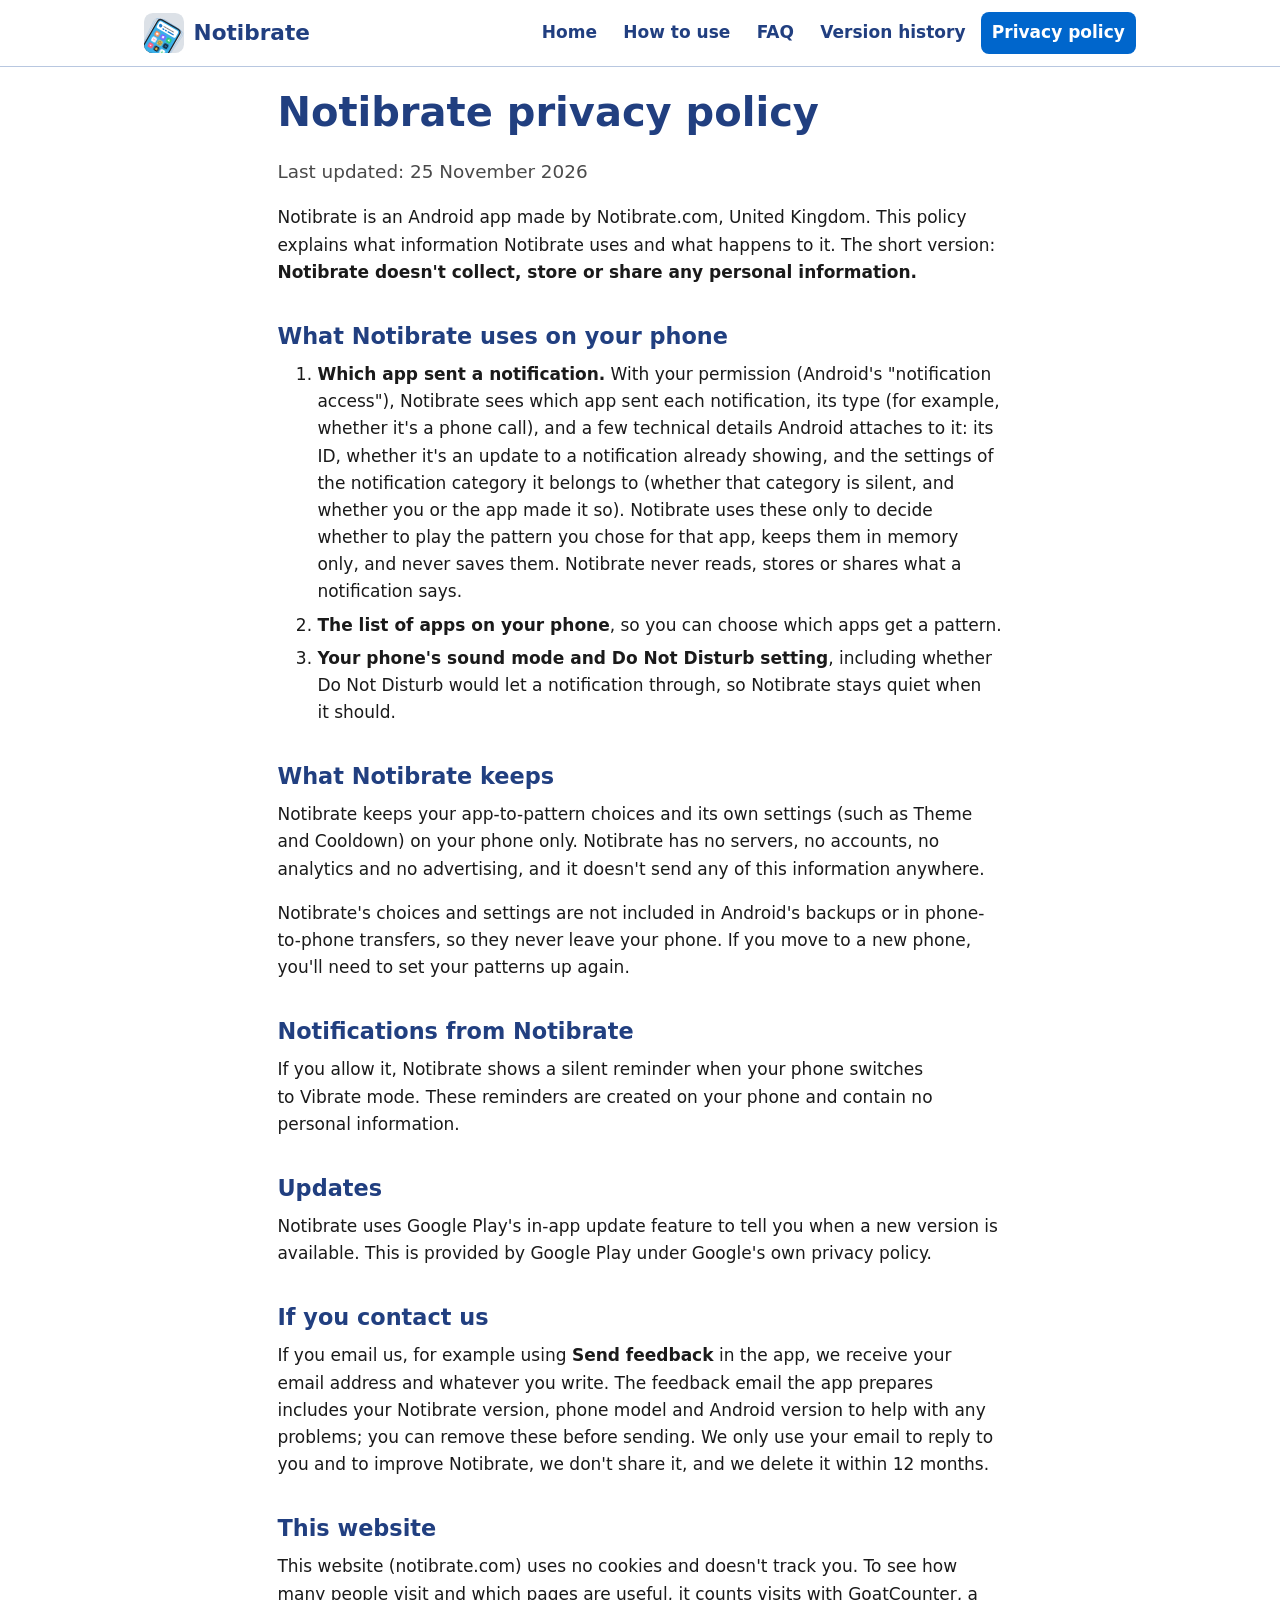
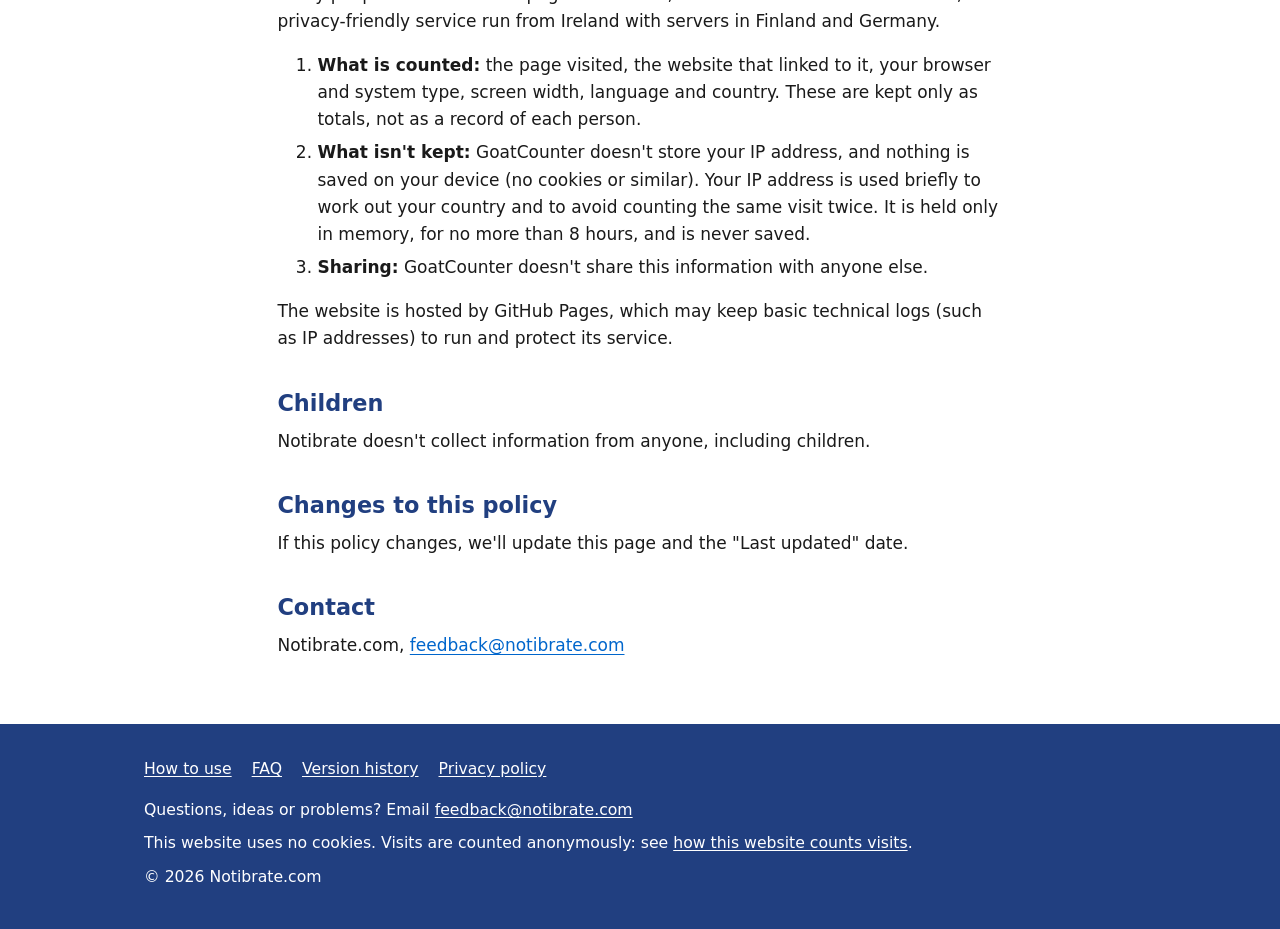
<file: privacy/index.html>
<!doctype html>
<html lang="en-GB">
<head>
  <meta charset="utf-8">
  <meta name="viewport" content="width=device-width, initial-scale=1">
  <!-- Lets text follow the text size chosen in the phone's settings -->
  <meta name="text-scale" content="scale">
  <!-- The site follows the visitor's light or dark setting -->
  <meta name="color-scheme" content="light dark">
  <title>Privacy policy – Notibrate</title>
  <meta name="description" content="Notibrate's privacy policy: Notibrate doesn't collect, store or share any personal information.">
  <link rel="icon" href="/images/logo.svg" type="image/svg+xml">
  <link rel="stylesheet" href="/styles.css">
  <!-- VISIT COUNTER (GoatCounter): counts visits anonymously, with no cookies.
       "notibrate" is the code chosen when signing up at goatcounter.com.
       To turn the counter off, delete this <script> line on every page. -->
  <script data-goatcounter="https://notibrate.goatcounter.com/count" async src="https://gc.zgo.at/count.js"></script>
</head>
<body>
  <a class="skip-link" href="#main">Skip to main content</a>

  <!-- ===== HEADER (the same on every page) ===== -->
  <header class="site-header">
    <div class="wrap">
      <a class="brand" href="/">
        <!-- LOGO: the picture file is /images/logo.svg -->
        <img class="logo" src="/images/logo.svg" alt="" width="40" height="40">
        Notibrate
      </a>
      <nav class="site-nav" aria-label="Main">
        <ul>
          <li><a href="/">Home</a></li>
          <li><a href="/how-to/">How to use</a></li>
          <li><a href="/faq/">FAQ</a></li>
          <li><a href="/versions/">Version history</a></li>
          <li><a href="/privacy/" aria-current="page">Privacy policy</a></li>
        </ul>
      </nav>
    </div>
  </header>

  <!-- ===== PAGE CONTENT – edit the text below =====
       This page's address must stay notibrate.com/privacy (the app and Google Play link to it).
       Whenever you change this policy, update the "Last updated" date. -->
  <main>
    <div class="wrap readable">
      <h1 id="main" tabindex="-1">Notibrate privacy policy</h1>

      <!-- LAST UPDATED: set this to the day you publish the site / change the policy -->
      <p class="intro">Last updated: 25 November 2026</p>

      <p>Notibrate is an Android app made by Notibrate.com, United Kingdom. This policy explains what
        information Notibrate uses and what happens to it. The short version:
        <strong>Notibrate doesn't collect, store or share any personal information.</strong></p>

      <h2>What Notibrate uses on your phone</h2>
      <ol>
        <li><strong>Which app sent a notification.</strong> With your permission (Android's
          "notification access"), Notibrate sees which app sent each notification, its type (for
          example, whether it's a phone call), and a few technical details Android attaches to it: its
          ID, whether it's an update to a notification already showing, and the settings of the
          notification category it belongs to (whether that category is silent, and whether you or the
          app made it so). Notibrate uses these only to decide whether to play the pattern you chose for
          that app, keeps them in memory only, and never saves them. Notibrate never reads, stores or
          shares what a notification says.</li>
        <li><strong>The list of apps on your phone</strong>, so you can choose which apps get a
          pattern.</li>
        <li><strong>Your phone's sound mode and Do Not Disturb setting</strong>, including whether Do Not
          Disturb would let a notification through, so Notibrate stays quiet when it should.</li>
      </ol>

      <h2>What Notibrate keeps</h2>
      <p>Notibrate keeps your app-to-pattern choices and its own settings (such as Theme and Cooldown) on
        your phone only. Notibrate has no servers, no accounts, no analytics and no advertising, and it
        doesn't send any of this information anywhere.</p>
      <p>Notibrate's choices and settings are not included in Android's backups or in phone-to-phone
        transfers, so they never leave your phone. If you move to a new phone, you'll need to set your
        patterns up again.</p>

      <h2>Notifications from Notibrate</h2>
      <p>If you allow it, Notibrate shows a silent reminder when your phone switches to Vibrate mode. These
        reminders are created on your phone and contain no personal information.</p>

      <h2>Updates</h2>
      <p>Notibrate uses Google Play's in-app update feature to tell you when a new version is available.
        This is provided by Google Play under Google's own privacy policy.</p>

      <h2>If you contact us</h2>
      <p>If you email us, for example using <strong>Send feedback</strong> in the app, we receive your
        email address and whatever you write. The feedback email the app prepares includes your Notibrate
        version, phone model and Android version to help with any problems; you can remove these before
        sending. We only use your email to reply to you and to improve Notibrate, we don't share it, and
        we delete it within 12 months.</p>

      <!-- If you ever turn the visit counter off, change this section back to say the website
           uses no analytics. -->
      <h2 id="this-website">This website</h2>
      <p>This website (notibrate.com) uses no cookies and doesn't track you. To see how many people
        visit and which pages are useful, it counts visits with GoatCounter, a privacy-friendly
        service run from Ireland with servers in Finland and Germany.</p>
      <ol>
        <li><strong>What is counted:</strong> the page visited, the website that linked to it, your
          browser and system type, screen width, language and country. These are kept only as
          totals, not as a record of each person.</li>
        <li><strong>What isn't kept:</strong> GoatCounter doesn't store your IP address, and nothing
          is saved on your device (no cookies or similar). Your IP address is used briefly to work
          out your country and to avoid counting the same visit twice. It is held only in memory, for
          no more than 8 hours, and is never saved.</li>
        <li><strong>Sharing:</strong> GoatCounter doesn't share this information with anyone else.</li>
      </ol>
      <p>The website is hosted by GitHub Pages, which may keep basic technical logs (such as IP
        addresses) to run and protect its service.</p>

      <h2>Children</h2>
      <p>Notibrate doesn't collect information from anyone, including children.</p>

      <h2>Changes to this policy</h2>
      <p>If this policy changes, we'll update this page and the "Last updated" date.</p>

      <h2>Contact</h2>
      <p>Notibrate.com, <a href="mailto:feedback@notibrate.com">feedback@notibrate.com</a></p>
    </div>
  </main>

  <!-- ===== FOOTER (the same on every page) ===== -->
  <footer class="site-footer">
    <div class="wrap">
      <nav aria-label="Footer">
        <ul class="footer-links">
          <li><a href="/how-to/">How to use</a></li>
          <li><a href="/faq/">FAQ</a></li>
          <li><a href="/versions/">Version history</a></li>
          <li><a href="/privacy/">Privacy policy</a></li>
        </ul>
      </nav>
      <p>Questions, ideas or problems? Email <a href="mailto:feedback@notibrate.com">feedback@notibrate.com</a></p>
      <p>This website uses no cookies. Visits are counted anonymously: see <a href="/privacy/#this-website">how this website counts visits</a>.</p>
      <p>© 2026 Notibrate.com</p>
    </div>
  </footer>
</body>
</html>
</file>
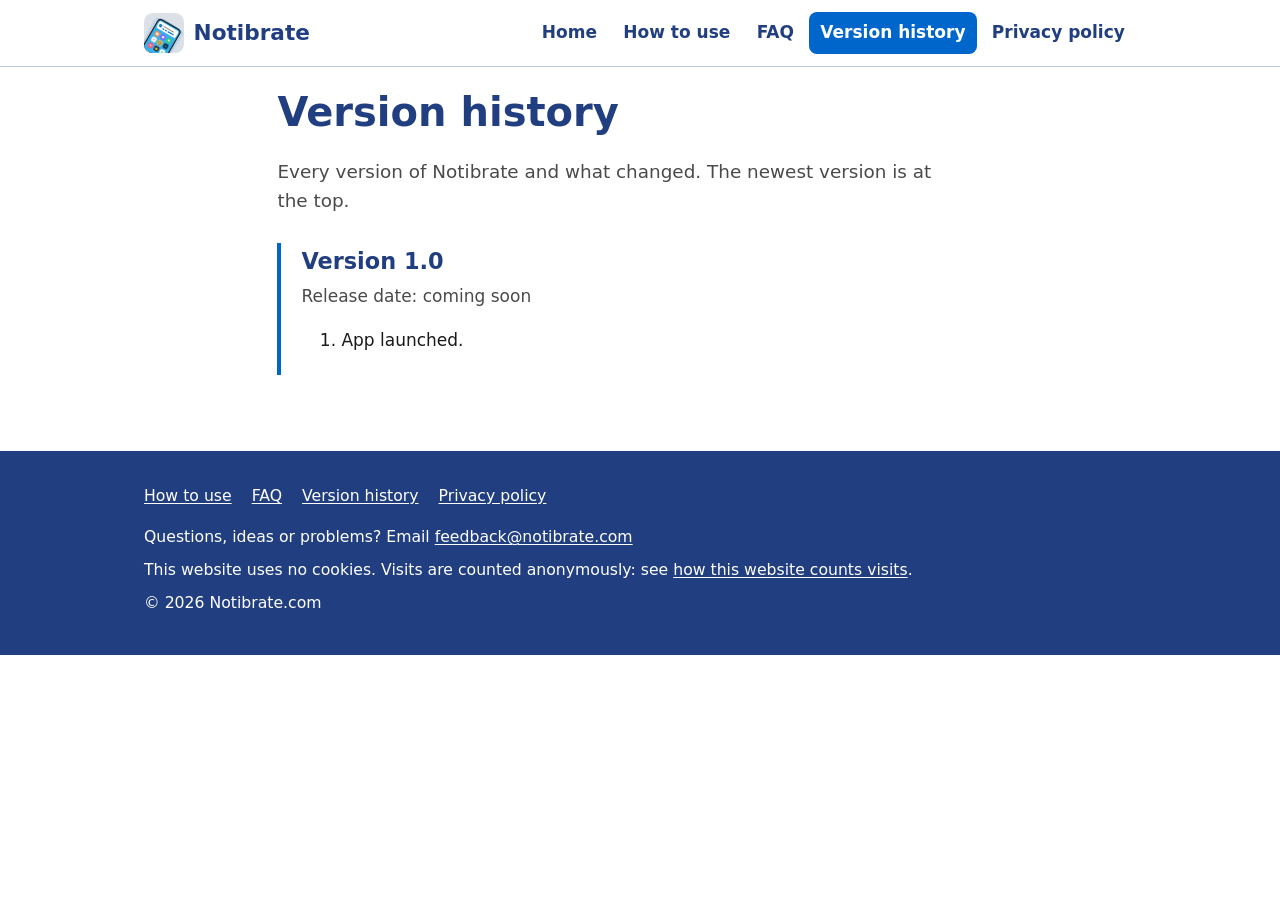
<file: versions/index.html>
<!doctype html>
<html lang="en-GB">
<head>
  <meta charset="utf-8">
  <meta name="viewport" content="width=device-width, initial-scale=1">
  <!-- Lets text follow the text size chosen in the phone's settings -->
  <meta name="text-scale" content="scale">
  <!-- The site follows the visitor's light or dark setting -->
  <meta name="color-scheme" content="light dark">
  <title>Version history – Notibrate</title>
  <meta name="description" content="Every version of Notibrate and what changed in each one.">
  <link rel="icon" href="/images/logo.svg" type="image/svg+xml">
  <link rel="stylesheet" href="/styles.css">
  <!-- VISIT COUNTER (GoatCounter): counts visits anonymously, with no cookies.
       "notibrate" is the code chosen when signing up at goatcounter.com.
       To turn the counter off, delete this <script> line on every page. -->
  <script data-goatcounter="https://notibrate.goatcounter.com/count" async src="https://gc.zgo.at/count.js"></script>
</head>
<body>
  <a class="skip-link" href="#main">Skip to main content</a>

  <!-- ===== HEADER (the same on every page) ===== -->
  <header class="site-header">
    <div class="wrap">
      <a class="brand" href="/">
        <!-- LOGO: the picture file is /images/logo.svg -->
        <img class="logo" src="/images/logo.svg" alt="" width="40" height="40">
        Notibrate
      </a>
      <nav class="site-nav" aria-label="Main">
        <ul>
          <li><a href="/">Home</a></li>
          <li><a href="/how-to/">How to use</a></li>
          <li><a href="/faq/">FAQ</a></li>
          <li><a href="/versions/" aria-current="page">Version history</a></li>
          <li><a href="/privacy/">Privacy policy</a></li>
        </ul>
      </nav>
    </div>
  </header>

  <!-- ===== PAGE CONTENT – edit the text below ===== -->
  <main>
    <div class="wrap readable">
      <h1 id="main" tabindex="-1">Version history</h1>
      <p class="intro">Every version of Notibrate and what changed. The newest version is at the top.</p>

      <!-- HOW TO ADD A VERSION
           Copy the lines from <section to </section> below, paste them just AFTER the
           end of this grey note (so they show on the page), with the newest version at the top:

      <section class="version">
        <h2 id="v1-0">Version 1.0</h2>
        <p class="date">Released 1 December 2026</p>
        <ol>
          <li>What changed, in one short line.</li>
          <li>Another change.</li>
        </ol>
      </section>

           Change "v1-0" to match the version (for example v1-1).
      -->

      <section class="version">
        <h2 id="v1-0">Version 1.0</h2>
        <!-- RELEASE DATE: when the app is out, change this to e.g. "Released 1 December 2026" -->
        <p class="date">Release date: coming soon</p>
        <ol>
          <li>App launched.</li>
        </ol>
      </section>
    </div>
  </main>

  <!-- ===== FOOTER (the same on every page) ===== -->
  <footer class="site-footer">
    <div class="wrap">
      <nav aria-label="Footer">
        <ul class="footer-links">
          <li><a href="/how-to/">How to use</a></li>
          <li><a href="/faq/">FAQ</a></li>
          <li><a href="/versions/">Version history</a></li>
          <li><a href="/privacy/">Privacy policy</a></li>
        </ul>
      </nav>
      <p>Questions, ideas or problems? Email <a href="mailto:feedback@notibrate.com">feedback@notibrate.com</a></p>
      <p>This website uses no cookies. Visits are counted anonymously: see <a href="/privacy/#this-website">how this website counts visits</a>.</p>
      <p>© 2026 Notibrate.com</p>
    </div>
  </footer>
</body>
</html>
</file>
<file: styles.css>
/* =====================================================================
   Notibrate website – shared styles for every page
   ---------------------------------------------------------------------
   You normally won't need to edit this file. To change a colour, change
   it once in the ":root" list just below and it updates everywhere.
   All colour pairs here meet WCAG 2.2 AA contrast (at least 4.5:1).
   Light and dark: the site follows the visitor's own browser/phone setting.
   Dark colours are in the second list ("prefers-color-scheme: dark").
   No web fonts are loaded: the site uses the phone/computer's own fonts,
   so nothing is requested from Google or any other company.
   ===================================================================== */

:root {
  /* Tells the browser the site has both looks, so scrollbars etc. match too */
  color-scheme: light dark;

  /* ----- LIGHT colours (the default) ----- */
  --bg: #FFFFFF;          /* page background */
  --text: #1A1A1A;        /* normal body text */
  --muted: #4A4A4A;       /* quieter text */
  --heading: #213F80;     /* dark name blue: "Notibrate" name, headings, menu */
  --link: #0066CC;        /* links in text */
  --link-hover: #213F80;
  --blue: #0066CC;        /* main blue: buttons, current menu item, step numbers */
  --blue-hover: #213F80;
  --on-blue: #FFFFFF;     /* text on the main blue */
  --card: #D6E4FF;        /* soft blue card background */
  --card-text: #001B3D;   /* text on soft blue cards */
  --line: #B8C7E0;        /* thin borders */
  --placeholder: #5A6B85; /* dashed placeholder boxes */
  --footer-bg: #213F80;
  --footer-text: #FFFFFF;
  --footer-hover: #D6E4FF;
  --focus: #213F80;       /* keyboard focus ring */
  --faq-row: #F0F0F0;     /* FAQ question rows */
  --faq-row-hover: #E6E6E6;
  --faq-border: #E0E0E0;

  --radius: 12px;
  --max: 64rem;           /* widest the page content gets */
}

/* ----- DARK colours: used when the visitor's browser or phone is set to dark ----- */
@media (prefers-color-scheme: dark) {
  :root {
    --bg: #0F1A2E;
    --text: #E8EDF5;
    --muted: #B8C2D3;
    --heading: #A9C7FF;
    --link: #8AB4F8;
    --link-hover: #A9C7FF;
    --blue: #0066CC;      /* same main blue, still with white text */
    --blue-hover: #004C99;
    --on-blue: #FFFFFF;
    --card: #1C2C4A;
    --card-text: #D6E4FF;
    --line: #34476B;
    --placeholder: #9AAAC4;
    --footer-bg: #08101F;
    --footer-text: #FFFFFF;
    --footer-hover: #A9C7FF;
    --focus: #A9C7FF;
    --faq-row: #1A2740;
    --faq-row-hover: #22314F;
    --faq-border: #2C3D5E;
  }
}

/* ---------- Basics ---------- */

*,
*::before,
*::after { box-sizing: border-box; }

html {
  /* Lets text grow with the user's own text-size setting (200% and more). */
  -webkit-text-size-adjust: 100%;
  text-size-adjust: 100%;
}

body {
  margin: 0;
  background: var(--bg);
  color: var(--text);
  font-family: system-ui, -apple-system, "Segoe UI", Roboto, "Helvetica Neue", Arial, sans-serif;
  font-size: 1.0625rem;
  line-height: 1.6;
  /* Lets long words such as the email address wrap onto the next line
     instead of running off the side of a phone screen at large text sizes. */
  overflow-wrap: anywhere;
}

img { max-width: 100%; height: auto; }

h1, h2, h3 {
  color: var(--heading);
  line-height: 1.25;
  margin: 1.6em 0 0.5em;
}
h1 { font-size: clamp(1.75rem, 1.3rem + 2vw, 2.5rem); margin-top: 0.5em; }
h2 { font-size: 1.4rem; }
h3 { font-size: 1.15rem; }
h1, h2, h3 { text-wrap: balance; }   /* evens out headings that wrap onto two lines */
p, li { text-wrap: pretty; }         /* avoids a single word left alone on the last line */

/* The skip link jumps to each page's main heading; it needn't show a focus ring there. */
h1[tabindex="-1"]:focus { outline: none; }

p, ul, ol { margin: 0 0 1em; }
li + li { margin-top: 0.35em; }

a { color: var(--link); text-underline-offset: 0.15em; }
a:hover { color: var(--link-hover); }

/* Clear keyboard focus ring on everything you can tab to. */
:focus-visible {
  outline: 3px solid var(--focus);
  outline-offset: 3px;
  border-radius: 4px;
}

/* ---------- "Skip to main content" link (for keyboard users) ---------- */

.skip-link {
  position: absolute;
  left: 1rem;
  top: -10rem;
  background: var(--blue);
  color: var(--on-blue);
  padding: 0.6rem 1rem;
  border-radius: 6px;
  z-index: 10;
}
.skip-link:focus { top: 1rem; color: var(--on-blue); }

/* ---------- Page width ---------- */

.wrap {
  max-width: var(--max);
  margin: 0 auto;
  padding: 0 1rem;
}

/* ---------- Header and menu ---------- */

.site-header {
  border-bottom: 1px solid var(--line);
  background: var(--bg);
}
.site-header .wrap {
  display: flex;
  flex-wrap: wrap;
  align-items: center;
  justify-content: space-between;
  gap: 0.5rem 1.5rem;
  padding-top: 0.75rem;
  padding-bottom: 0.75rem;
}

.brand {
  display: inline-flex;
  align-items: center;
  gap: 0.6rem;
  color: var(--heading);
  font-weight: 700;
  font-size: 1.35rem;
  text-decoration: none;
}
.brand:hover { color: var(--heading); }

/* The app icon next to the "Notibrate" name, with rounded corners like on a phone */
.logo {
  width: 2.5rem;
  height: 2.5rem;
  border-radius: 22%;
  flex-shrink: 0;
}

.site-nav ul {
  display: flex;
  flex-wrap: wrap;
  gap: 0.25rem 0.25rem;
  list-style: none;
  margin: 0;
  padding: 0;
}
.site-nav li + li { margin-top: 0; }
.site-nav a {
  display: block;
  padding: 0.45rem 0.7rem;
  border-radius: 8px;
  color: var(--heading);
  text-decoration: none;
  font-weight: 600;
}
.site-nav a:hover { background: var(--card); color: var(--card-text); }
.site-nav a[aria-current="page"] {
  background: var(--blue);
  color: var(--on-blue);
}

/* ---------- Main content ---------- */

main { padding-bottom: 3rem; }

.intro {
  font-size: 1.15rem;
  color: var(--muted);
  max-width: 42rem;
}

.readable { max-width: 70ch; } /* keeps lines under about 80 letters, comfortable to read */

/* ---------- Home page top section ---------- */

.hero {
  display: grid;
  gap: 2rem;
  align-items: center;
  padding: 2rem 0 1rem;
}
@media (min-width: 48rem) {
  .hero { grid-template-columns: 1.3fr 1fr; }
}
.hero > * { min-width: 0; }  /* lets both columns shrink on narrow screens */
.hero h1 { margin-top: 0; }

/* ---------- Buttons ---------- */

.button {
  display: inline-block;
  background: var(--blue);
  color: var(--on-blue);
  padding: 0.75rem 1.25rem;
  border: 2px solid transparent; /* becomes visible in Windows High Contrast mode */
  border-radius: 10px;
  font-weight: 600;
  text-decoration: none;
}
.button:hover { background: var(--blue-hover); color: var(--on-blue); }

.actions {
  display: flex;
  flex-wrap: wrap;
  align-items: center;
  gap: 1rem;
  margin-top: 1.5rem;
}

/* GOOGLE PLAY BADGE PLACEHOLDER */
.badge-placeholder {
  display: inline-grid;
  place-items: center;
  min-width: min(10rem, 100%); /* never wider than a small phone screen */
  min-height: 3.25rem;
  padding: 0.5rem 1rem;
  border: 2px dashed var(--placeholder);
  border-radius: 10px;
  color: var(--placeholder);
  font-size: 0.9rem;
  font-weight: 600;
  text-align: center;
}
.play-badge { height: 3.5rem; width: auto; }

/* ---------- Screenshots ---------- */

.screenshot {
  margin: 0 auto;
  max-width: 17rem;
  width: 100%;
}
.screenshot img {
  display: block;
  width: 100%;
  border-radius: 18px;
  border: 1px solid var(--line);
}
.screenshot figcaption {
  margin-top: 0.5rem;
  font-size: 0.95rem;
  color: var(--muted);
  text-align: center;
}

/* How-to: a row of pictures that walk through one step (2 across on phones, 4 on wider screens) */
.steps > li.step-wide { grid-template-columns: 1fr; }
.shots-hint { color: var(--muted); }
/* "Tap" for touch screens, "Click" when the main pointer is a mouse or trackpad.
   Hidden words are hidden from screen readers too, so only one is ever read out. */
.say-click { display: none; }
@media (hover: hover) and (pointer: fine) {
  .say-tap { display: none; }
  .say-click { display: inline; }
}
.shots {
  display: grid;
  /* small pictures, 7.5rem wide: as many fit on a line as there's room for.
     If this width changes, change sizes="..." on the How-to pictures too. */
  grid-template-columns: repeat(auto-fill, min(7.5rem, 100%));
  gap: 1.25rem 1rem;
  margin: 0;
  padding: 0;
  list-style: none;
}
.shots li + li { margin-top: 0; }
/* Two pictures that belong together (e.g. 3a and 3b): they take two places side by side,
   sit closer together and share a soft background so they read as one item */
.shots { container-type: inline-size; }
.shots .shot-pair {
  grid-column: 1 / -1;   /* very narrow screens or big text: the pair gets its own line */
  display: grid;
  grid-template-columns: 1fr 1fr;
  gap: 0.5rem;
  margin: -0.5rem -0.2rem;   /* the small side margin leaves a gap between two pairs */
  padding: 0.5rem;
  border-radius: var(--radius);
  background: var(--faq-row);
}
@container (min-width: 16rem) {
  .shots .shot-pair { grid-column: span 2; }
}
.shots figure { margin: 0; }
.shots img {
  display: block;
  width: 100%;
  height: auto;
  border-radius: 13.5% / 6%;   /* follows the phone's rounded corners */
}
.shots figcaption { margin-top: 0.5rem; font-size: 0.9rem; line-height: 1.35; }
.zoom { display: block; border-radius: 13.5% / 6%; cursor: zoom-in; }
.zoom:focus-visible { outline: 3px solid var(--focus); outline-offset: 3px; }

/* Picture viewer (opens when a How-to picture is tapped) */
.viewer {
  padding: 1rem;
  border: 0;
  border-radius: var(--radius);
  background: var(--bg);
  color: var(--text);
  max-width: calc(100vw - 2rem);
  max-height: calc(100dvh - 2rem);
}
.viewer:modal { overscroll-behavior: contain; }
/* The page behind the viewer: darkened and blurred so the picture stands out */
.viewer::backdrop {
  background: rgb(0 0 0 / 0.75);
  backdrop-filter: blur(6px);
  overflow: hidden;
  overscroll-behavior: contain;
}
/* People who've asked their device for less see-through effects get a plain, darker cover */
@media (prefers-reduced-transparency: reduce) {
  .viewer::backdrop { background: rgb(0 0 0 / 0.92); backdrop-filter: none; }
}
.viewer img {
  display: block;
  width: min(36vh, 88vw - 1rem);  /* if this changes, change "sizes" in the How-to page's script too */
  height: auto;
  margin: 0 auto;
  border-radius: 13.5% / 6%;
}
.viewer-bar {
  display: flex;
  flex-wrap: wrap;
  align-items: center;
  justify-content: space-between;
  gap: 0.75rem;
  margin-top: 0.75rem;
  width: min(36vh, 88vw - 1rem);  /* same width as the picture */
  margin-inline: auto;
}
.viewer-text { flex: 1 1 8rem; min-width: 0; overflow-wrap: anywhere; }
.viewer-count { margin: 0 0 0.15rem; font-size: 0.85rem; color: var(--muted); }
.viewer-title { font-size: 1rem; font-weight: 400; margin: 0; color: var(--text); }

/* Previous / next arrows, half over the picture's left and right edges */
.viewer { padding-inline: min(1.75rem, 6vw); max-width: calc(100vw - 1rem); }
.viewer-stage { position: relative; width: fit-content; margin: 0 auto; }
.viewer-arrow {
  position: absolute;
  top: 50%;
  display: grid;
  place-items: center;
  width: min(2.75rem, 12vw);   /* a little smaller on very narrow screens */
  height: min(2.75rem, 12vw);
  padding: 0;
  border: 2px solid var(--on-blue);
  border-radius: 50%;
  background: var(--blue);
  color: var(--on-blue);
  cursor: pointer;
  box-shadow: 0 2px 8px rgb(0 0 0 / 0.3);
}
.viewer-arrow svg { width: 60%; height: 60%; fill: none; stroke: currentColor; stroke-width: 2.5; stroke-linecap: round; stroke-linejoin: round; }
.viewer-prev { left: 0; transform: translate(-50%, -50%); }
.viewer-next { right: 0; transform: translate(50%, -50%); }
.viewer-arrow:disabled { opacity: 0.35; cursor: default; box-shadow: none; }
.viewer-arrow[hidden], .viewer-count[hidden] { display: none; }
.viewer-arrow:focus-visible { outline: 3px solid var(--focus); outline-offset: 2px; }
@media (hover: hover) {
  .viewer-arrow:not(:disabled):hover { background: var(--blue-hover); }
}
.viewer form { margin: 0; }

/* Home page phone picture (square, see-through background) */
.hero-image {
  margin: 0 auto;
  max-width: 26rem;
  width: 100%;
}
.hero-image picture { display: block; }
.hero-image img {
  display: block;
  width: 100%;
  height: auto;
  /* soft shadow that follows the phone's outline, so its silver edge stands out on a white page */
  filter: drop-shadow(0 12px 24px rgb(0 27 61 / 0.18));
}

/* SCREENSHOT PLACEHOLDER – a phone-shaped dashed box ("square" for the Home picture) */
.shot-placeholder {
  display: grid;
  place-items: center;
  aspect-ratio: 9 / 19;
  width: 100%;
  border: 2px dashed var(--placeholder);
  border-radius: 18px;
  color: var(--placeholder);
  font-weight: 600;
  text-align: center;
  padding: 1rem;
}
.shot-placeholder.square { aspect-ratio: 1; }

/* ---------- Soft blue cards ---------- */

.cards {
  display: grid;
  gap: 1rem;
  grid-template-columns: repeat(auto-fit, minmax(min(100%, 16rem), 1fr));
  margin: 1.5rem 0;
  padding: 0;
  list-style: none;
}
.cards li + li { margin-top: 0; }
.card {
  background: var(--card);
  color: var(--card-text);
  border-radius: var(--radius);
  padding: 1.25rem 1.25rem 0.5rem;
}
/* spans every column, e.g. the "Accessible" box, with its title on the same line as the text */
.card-wide { grid-column: 1 / -1; padding: 1.25rem; }
.card-wide h3,
.card-wide p { display: inline; margin: 0; }
.card-wide h3 { font-size: inherit; }
.card h2,
.card h3 { color: var(--card-text); margin-top: 0; }
.card a { color: var(--card-text); }

/* ---------- How-to steps ---------- */

.steps {
  list-style: none;
  padding: 0;
  margin: 2rem 0;
  counter-reset: step;
}
.steps > li {
  counter-increment: step;
  display: grid;
  gap: 1.5rem;
  align-items: start;
  padding: 1.5rem 0;
  border-top: 1px solid var(--line);
}
.steps > li + li { margin-top: 0; }
@media (min-width: 48rem) {
  .steps > li { grid-template-columns: 1.4fr 1fr; }
}
.steps h2 { margin-top: 0; }
.steps h2::before {
  content: counter(step);
  display: inline-grid;
  place-items: center;
  min-width: 2em;   /* "min" and "em" so the circle grows with larger text */
  min-height: 2em;
  margin-right: 0.6rem;
  border-radius: 50%;
  background: var(--blue);
  color: var(--on-blue);
  font-size: 1rem;
  vertical-align: 0.1em;
}

/* ---------- FAQ ---------- */

/* Each question is a rounded row; tapping it shows the answer underneath,
   inside the same row. Uses the browser's own <details> element, so it works
   with a keyboard and screen readers without any extra code. */

.faq-list {
  display: grid;
  gap: 1rem;
  margin: 2rem 0 2.5rem;
}

.faq-item {
  background: var(--faq-row);
  border: 1px solid var(--faq-border);
  border-radius: var(--radius);
  box-shadow: 0 1px 3px rgb(0 0 0 / 0.06);
  scroll-margin-top: 1rem;
}

.faq-item summary {
  list-style: none;             /* removes the browser's own triangle */
  display: flex;
  align-items: center;
  justify-content: space-between;
  gap: 1rem;
  min-height: 4rem;
  padding: 1rem 1.25rem;
  border-radius: var(--radius);
  cursor: pointer;
  font-size: 1.1rem;
}
.faq-item summary::-webkit-details-marker { display: none; } /* older Safari */
@media (hover: hover) {
  .faq-item summary:hover { background: var(--faq-row-hover); }
}
.faq-item[open] summary { border-bottom-left-radius: 0; border-bottom-right-radius: 0; }

/* The + sign; its upright line turns flat to make a − when the answer is open */
.faq-icon {
  flex-shrink: 0;
  width: 1.4em;
  height: 1.4em;
  stroke: currentColor;
  stroke-width: 1.75;
  stroke-linecap: round;
}
.faq-icon-v {
  transform-box: fill-box;
  transform-origin: center;
}
.faq-item[open] .faq-icon-v { transform: rotate(90deg); }

/* The answer */
.faq-item > :not(summary) { margin-left: 1.25rem; margin-right: 1.25rem; }
.faq-item > summary + * { margin-top: 0.25rem; }
.faq-item > :last-child { margin-bottom: 1.25rem; }

/* Gentle open/close movement, only for people who haven't asked for less motion */
@media (prefers-reduced-motion: no-preference) {
  .faq-icon-v { transition: transform 0.2s; }
  .faq-item::details-content {
    interpolate-size: allow-keywords;
    overflow: clip;
    contain: layout;
    transition: block-size 0.25s ease-in-out, content-visibility 0.25s;
    transition-behavior: allow-discrete;
  }
  .faq-item:not([open])::details-content { block-size: 0; }
}

/* ---------- Version history ---------- */

.version {
  border-left: 4px solid var(--blue);
  padding: 0.25rem 0 0.25rem 1.25rem;
  margin: 1.75rem 0;
}
.version h2 { margin-top: 0; }
.version .date { color: var(--muted); margin-top: -0.25rem; }

/* ---------- Footer ---------- */

.site-footer {
  background: var(--footer-bg);
  color: var(--footer-text);
  padding: 2rem 0;
  font-size: 0.98rem;
}
.site-footer a { color: var(--footer-text); }
.site-footer a:hover { color: var(--footer-hover); }
.site-footer :focus-visible { outline-color: var(--footer-text); }
.site-footer p { margin: 0 0 0.5rem; }
.footer-links {
  display: flex;
  flex-wrap: wrap;
  gap: 0.25rem 1.25rem;
  list-style: none;
  padding: 0;
  margin: 0 0 1rem;
}
.footer-links li + li { margin-top: 0; }

/* ---------- Windows High Contrast mode ----------
   In this mode Windows replaces all the colours above with the user's own.
   Background colours disappear, so the current page in the menu and the
   soft blue cards get an outline instead. */

@media (forced-colors: active) {
  .site-nav a[aria-current="page"] { outline: 2px solid CanvasText; }
  .card { border: 1px solid CanvasText; }
  .faq-item { border-color: CanvasText; }
  .viewer { border: 2px solid CanvasText; }
  .viewer-arrow { border-color: ButtonText; }
  .viewer-arrow:disabled { border-color: GrayText; color: GrayText; opacity: 1; }
  .steps h2::before { border: 1px solid CanvasText; }
}

/* ---------- Respect "reduce motion" settings ---------- */

@media (prefers-reduced-motion: no-preference) {
  html { scroll-behavior: smooth; }
}
</file>
